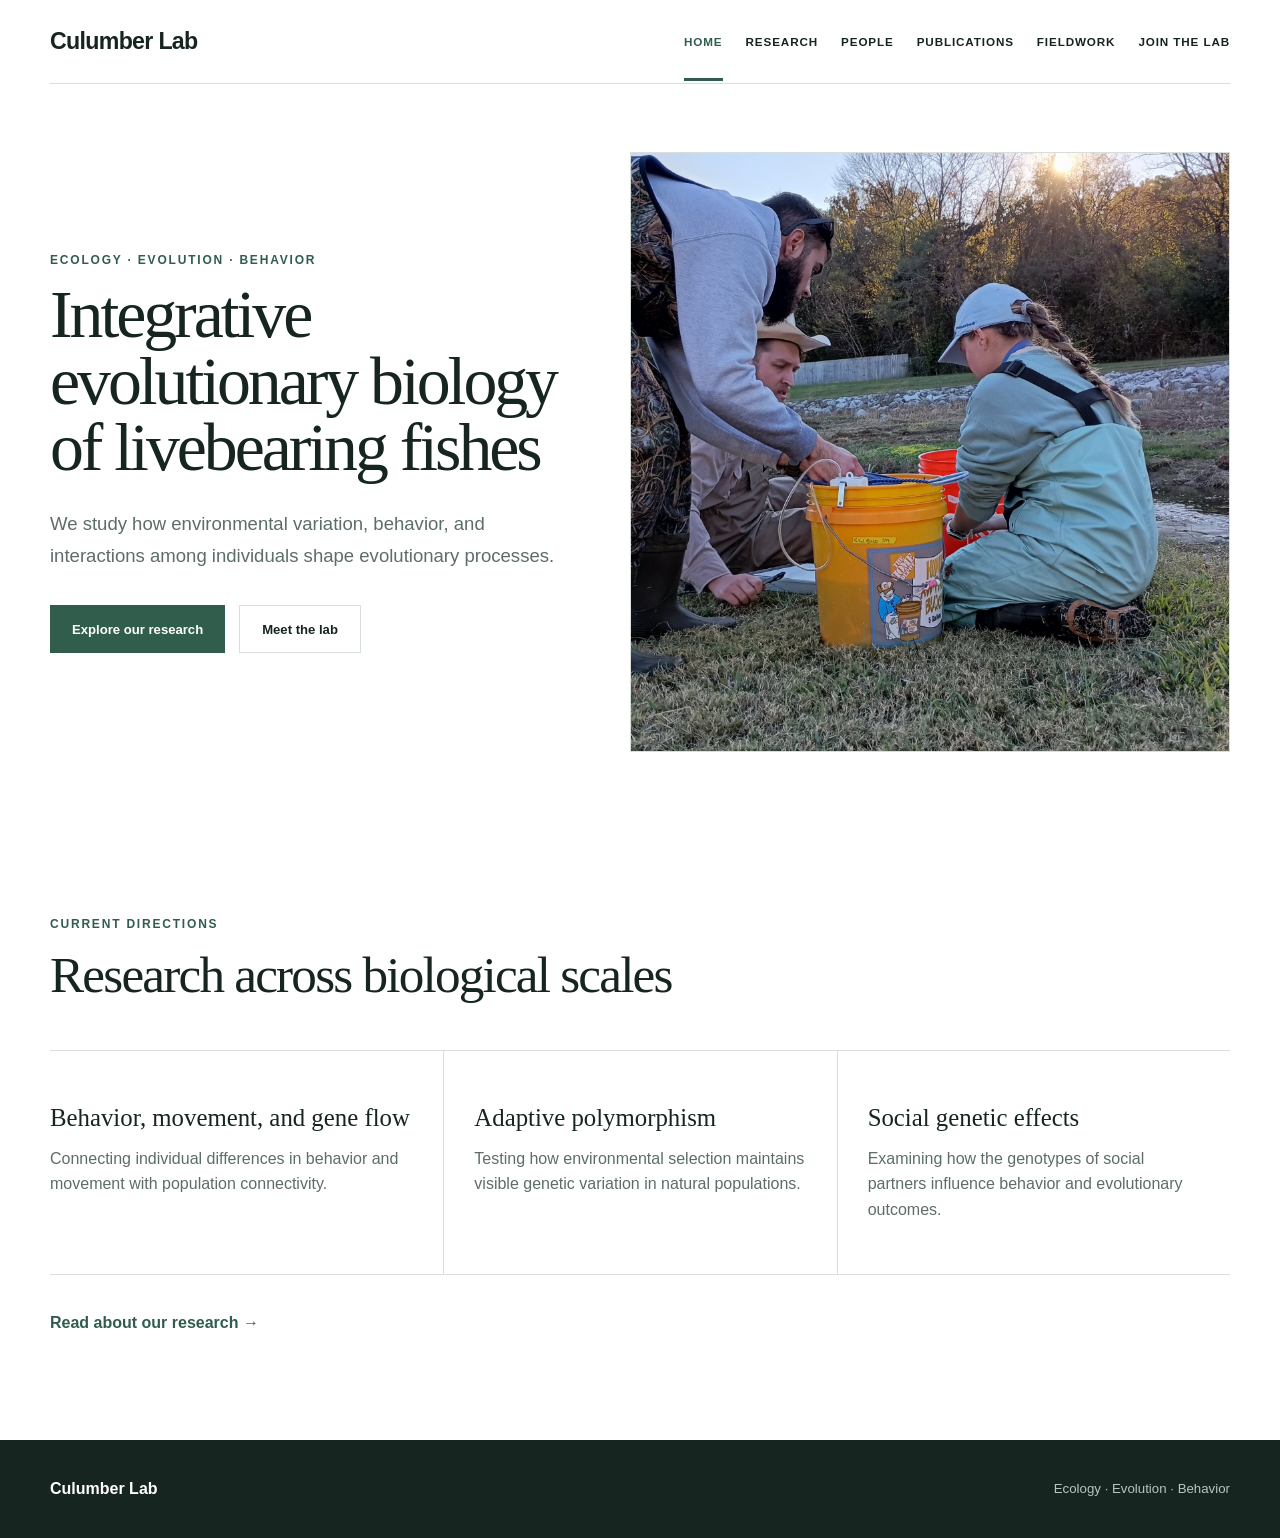
<file: index.html>
<!doctype html><html lang="en"><head><meta charset="utf-8"><meta name="viewport" content="width=device-width,initial-scale=1"><meta name="description" content="The Culumber Lab studies ecology, evolution, and behavior in livebearing fishes."><title>Culumber Lab | Evolutionary Biology</title><link rel="stylesheet" href="style.css?v=3"></head><body>
<header class="site-header"><div class="shell header-inner"><a class="wordmark" href="index.html">Culumber Lab</a><button class="nav-toggle" aria-expanded="false" aria-label="Open navigation">Menu</button><nav class="site-nav"><a aria-current="page" href="index.html">Home</a><a href="research.html">Research</a><a href="people.html">People</a><a href="publications.html">Publications</a><a href="fieldwork.html">Fieldwork</a><a href="join.html">Join the Lab</a></nav></div></header>
<main><section class="hero shell"><div><p class="eyebrow">Ecology · Evolution · Behavior</p><h1>Integrative evolutionary biology of livebearing fishes</h1><p class="lede">We study how environmental variation, behavior, and interactions among individuals shape evolutionary processes.</p><div class="actions"><a class="button primary" href="research.html">Explore our research</a><a class="button secondary" href="people.html">Meet the lab</a></div></div><img class="hero-image" src="homepage-fieldwork.jpg" alt="Culumber Lab members processing fish during fieldwork"></section>
<section class="shell focus-section"><div class="section-heading"><p class="section-label">Current directions</p><h2>Research across biological scales</h2></div><div class="focus-grid"><article><h3>Behavior, movement, and gene flow</h3><p>Connecting individual differences in behavior and movement with population connectivity.</p></article><article><h3>Adaptive polymorphism</h3><p>Testing how environmental selection maintains visible genetic variation in natural populations.</p></article><article><h3>Social genetic effects</h3><p>Examining how the genotypes of social partners influence behavior and evolutionary outcomes.</p></article></div><a class="text-link" href="research.html">Read about our research →</a></section></main>
<footer><div class="shell"><strong>Culumber Lab</strong><span>Ecology · Evolution · Behavior</span></div></footer><script src="site.js"></script></body></html>
</file>
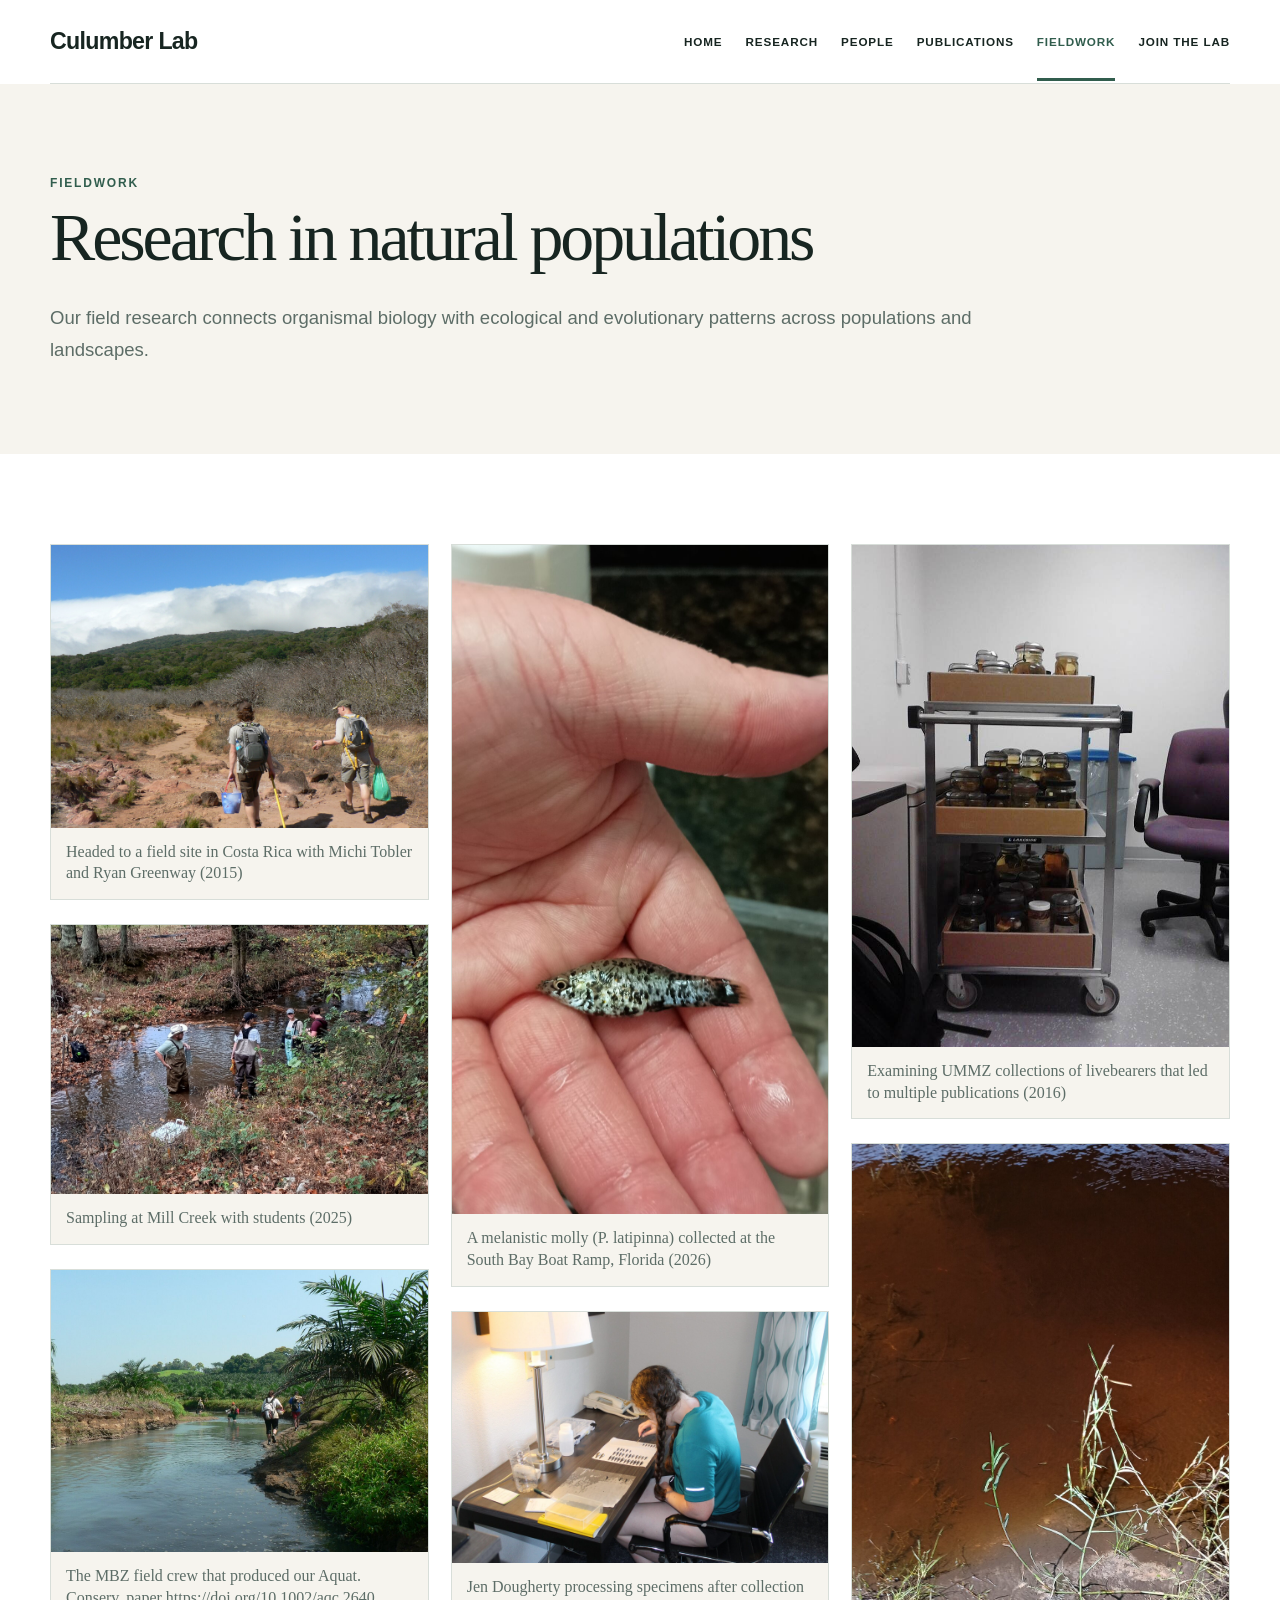
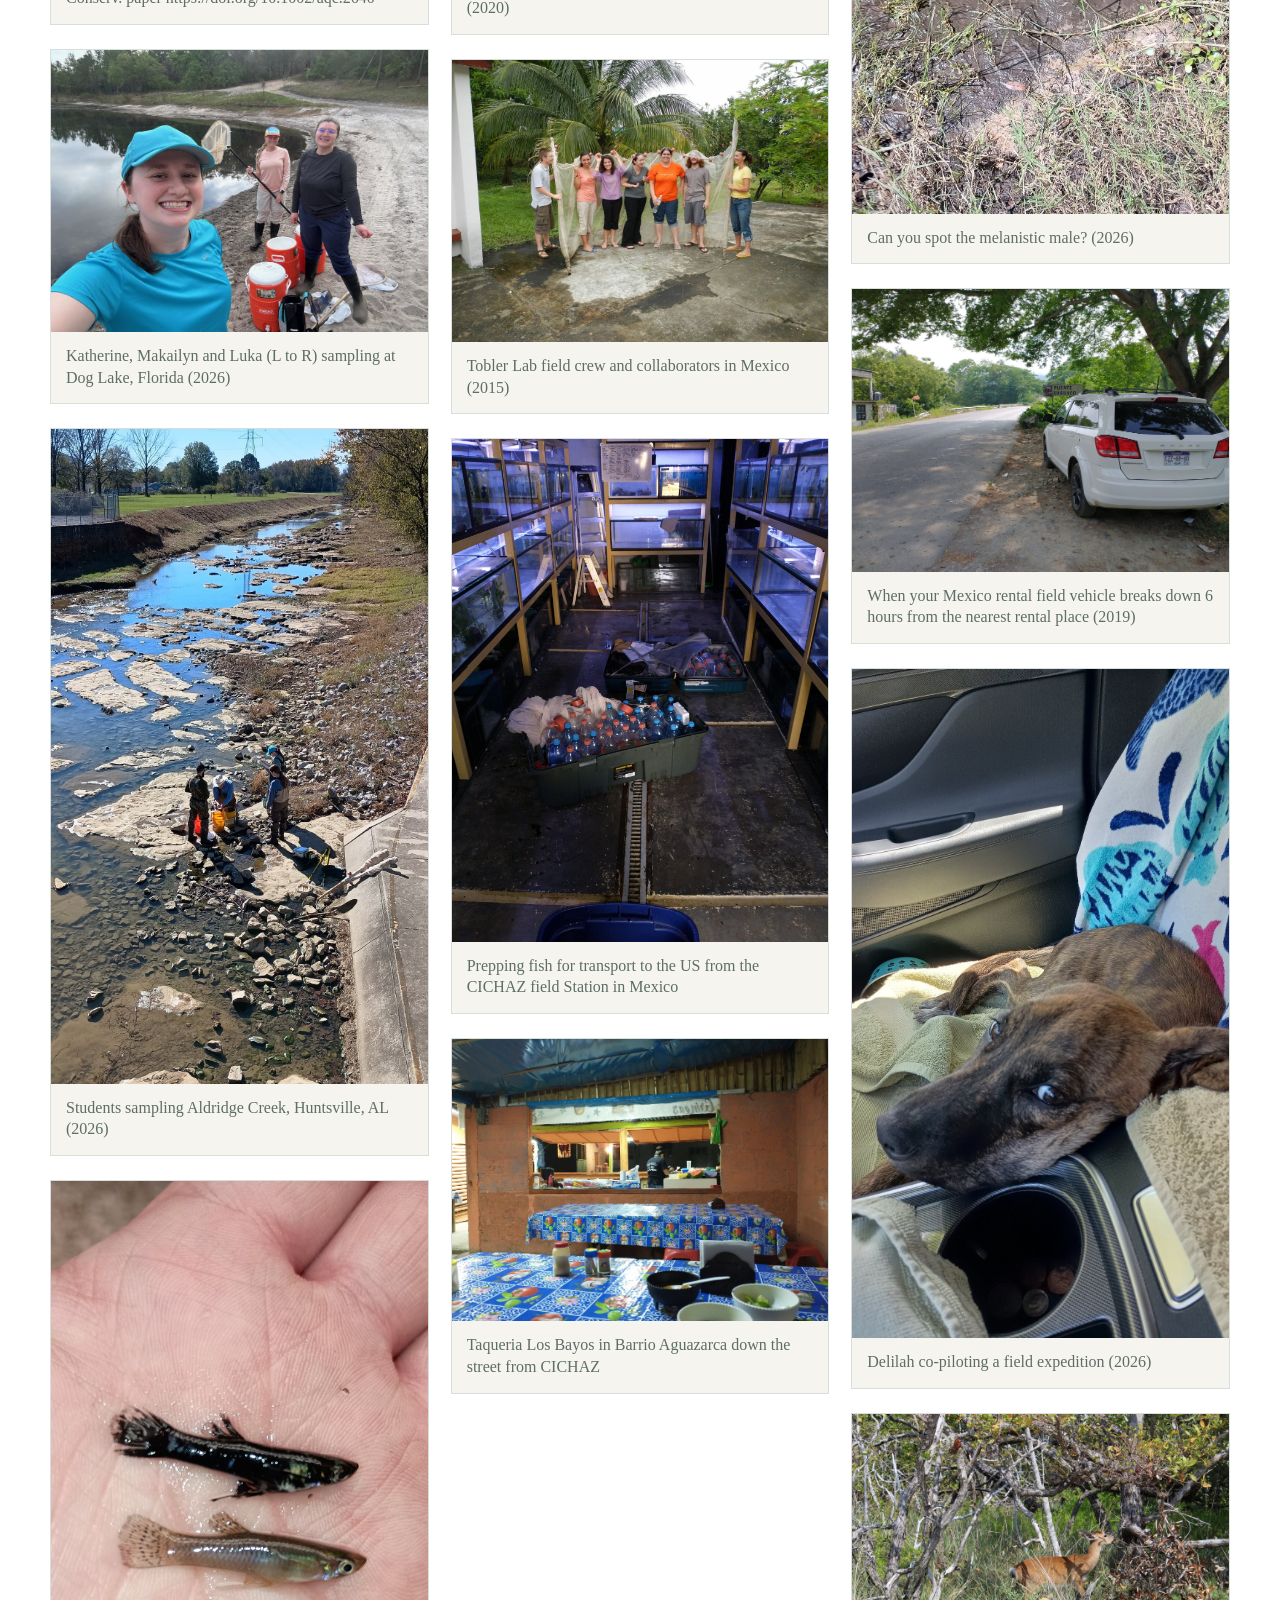
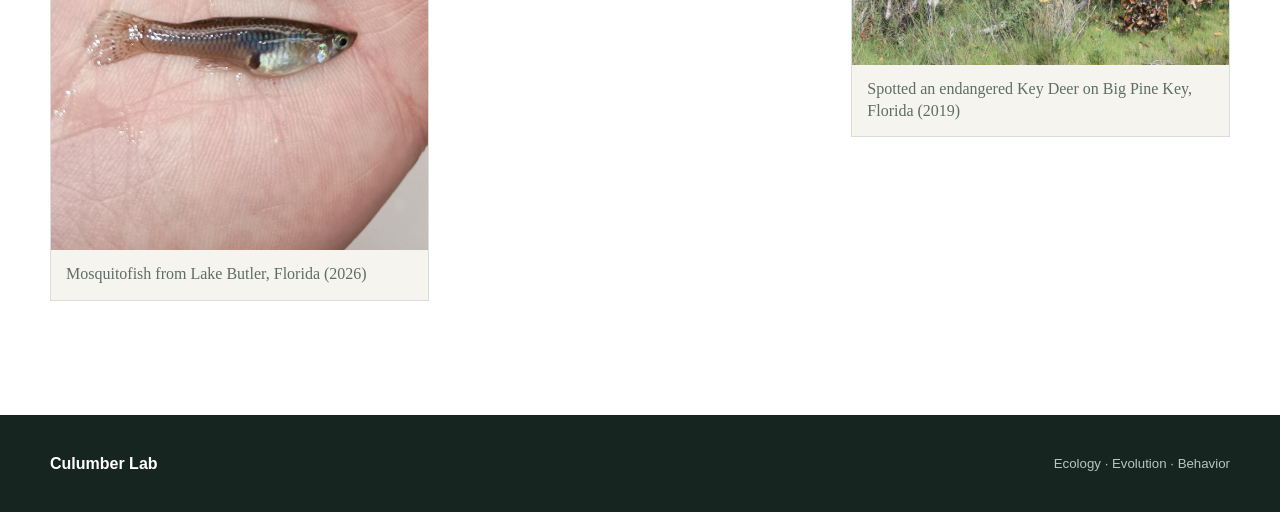
<file: fieldwork.html>
<!doctype html>
<html lang="en">
<head>
<meta charset="utf-8">
<meta name="viewport" content="width=device-width,initial-scale=1">
<title>Fieldwork | Culumber Lab</title>
<link rel="stylesheet" href="style.css?v=7">
</head>
<body>
<header class="site-header">
<div class="shell header-inner">
<a class="wordmark" href="index.html">Culumber Lab</a>
<button class="nav-toggle" aria-expanded="false">Menu</button>
<nav class="site-nav">
<a href="index.html">Home</a>
<a href="research.html">Research</a>
<a href="people.html">People</a>
<a href="publications.html">Publications</a>
<a aria-current="page" href="fieldwork.html">Fieldwork</a>
<a href="join.html">Join the Lab</a>
</nav>
</div>
</header>
<main>
<section class="page-hero">
<div class="shell">
<p class="eyebrow">Fieldwork</p>
<h1>Research in natural populations</h1>
<p class="lede">Our field research connects organismal biology with ecological and evolutionary patterns across populations and landscapes.</p>
</div>
</section>
<section class="content-section">
<div class="shell">
<div class="field-gallery">
<figure class="field-photo"><a href="fieldwork-01-remote-site.jpg" target="_blank" rel="noopener"><img src="fieldwork-01-remote-site.jpg" alt="Researchers carrying sampling equipment across a dry landscape" loading="eager"></a><figcaption>Headed to a field site in Costa Rica with Michi Tobler and Ryan Greenway (2015)</figcaption></figure>
<figure class="field-photo"><a href="fieldwork-02-mill-creek.jpg" target="_blank" rel="noopener"><img src="fieldwork-02-mill-creek.jpg" alt="Field team sampling fish in a wooded creek" loading="lazy"></a><figcaption>Sampling at Mill Creek with students (2025)</figcaption></figure>
<figure class="field-photo"><a href="fieldwork-03-tropical-stream.jpg" target="_blank" rel="noopener"><img src="fieldwork-03-tropical-stream.jpg" alt="Field team sampling a tropical freshwater stream" loading="lazy"></a><figcaption>The MBZ field crew that produced our Aquat. Conserv. paper  https://doi.org/10.1002/aqc.2640</figcaption></figure>
<figure class="field-photo"><a href="fieldwork-04-students.jpg" target="_blank" rel="noopener"><img src="fieldwork-04-students.jpg" alt="Students with sampling equipment beside a freshwater habitat" loading="lazy"></a><figcaption>Katherine, Makailyn and Luka (L to R) sampling at Dog Lake, Florida (2026)</figcaption></figure>
<figure class="field-photo"><a href="fieldwork-05-aerial-sampling.jpg" target="_blank" rel="noopener"><img src="fieldwork-05-aerial-sampling.jpg" alt="Overhead view of researchers sampling a stream" loading="lazy"></a><figcaption>Students sampling Aldridge Creek, Huntsville, AL (2026)</figcaption></figure>
<figure class="field-photo"><a href="fieldwork-06-fish-variation.jpg" target="_blank" rel="noopener"><img src="fieldwork-06-fish-variation.jpg" alt="Color variation among field-collected mosquitofish" loading="lazy"></a><figcaption>Mosquitofish from Lake Butler, Florida (2026)</figcaption></figure>
<figure class="field-photo"><a href="fieldwork-07-south-bay.jpg" target="_blank" rel="noopener"><img src="fieldwork-07-south-bay.jpg" alt="Field-collected fish examined at South Bay Boat Ramp" loading="lazy"></a><figcaption>A melanistic molly (P. latipinna) collected at the South Bay Boat Ramp, Florida (2026)</figcaption></figure>
<figure class="field-photo"><a href="fieldwork-08-processing.jpg" target="_blank" rel="noopener"><img src="fieldwork-08-processing.jpg" alt="Researcher sorting specimens collected from natural populations" loading="lazy"></a><figcaption>Jen Dougherty processing specimens after collection (2020)</figcaption></figure>
<figure class="field-photo"><a href="fieldwork-09-field-team.jpg" target="_blank" rel="noopener"><img src="fieldwork-09-field-team.jpg" alt="Field researchers and collaborators standing together" loading="lazy"></a><figcaption>Tobler Lab field crew and collaborators in Mexico (2015)</figcaption></figure>
<figure class="field-photo"><a href="fieldwork-10-transport.jpg" target="_blank" rel="noopener"><img src="fieldwork-10-transport.jpg" alt="Aquaria and equipment used to transport live fish" loading="lazy"></a><figcaption>Prepping fish for transport to the US from the CICHAZ field Station in Mexico</figcaption></figure>
<figure class="field-photo"><a href="fieldwork-11-field-station.jpg" target="_blank" rel="noopener"><img src="fieldwork-11-field-station.jpg" alt="Open-air dining area during an international field expedition" loading="lazy"></a><figcaption>Taqueria Los Bayos in Barrio Aguazarca down the street from CICHAZ</figcaption></figure>
<figure class="field-photo"><a href="fieldwork-12-collections.jpg" target="_blank" rel="noopener"><img src="fieldwork-12-collections.jpg" alt="Jars of preserved livebearing-fish specimens" loading="lazy"></a><figcaption>Examining UMMZ collections of livebearers that led to multiple publications (2016)</figcaption></figure>
<figure class="field-photo"><a href="fieldwork-13-little-big-econ.jpg" target="_blank" rel="noopener"><img src="fieldwork-13-little-big-econ.jpg" alt="Freshwater habitat at Little Big Econ" loading="lazy"></a><figcaption>Can you spot the melanistic male? (2026)</figcaption></figure>
<figure class="field-photo"><a href="fieldwork-14-travel.jpg" target="_blank" rel="noopener"><img src="fieldwork-14-travel.jpg" alt="Field vehicle parked during a sampling expedition" loading="lazy"></a><figcaption>When your Mexico rental field vehicle breaks down 6 hours from the nearest rental place (2019)</figcaption></figure>
<figure class="field-photo"><a href="fieldwork-15-delilah.jpg" target="_blank" rel="noopener"><img src="fieldwork-15-delilah.jpg" alt="Delilah resting in a field vehicle" loading="lazy"></a><figcaption>Delilah co-piloting a field expedition (2026)</figcaption></figure>
<figure class="field-photo"><a href="fieldwork-16-wildlife.jpg" target="_blank" rel="noopener"><img src="fieldwork-16-wildlife.jpg" alt="Deer encountered during fieldwork" loading="lazy"></a><figcaption>Spotted an endangered Key Deer on Big Pine Key, Florida (2019)</figcaption></figure>
</div>
</div>
</section>
</main>
<footer>
<div class="shell">
<strong>Culumber Lab</strong>
<span>Ecology · Evolution · Behavior</span>
</div>
</footer>
<script src="site.js">
</script>
</body>
</html>
</file>
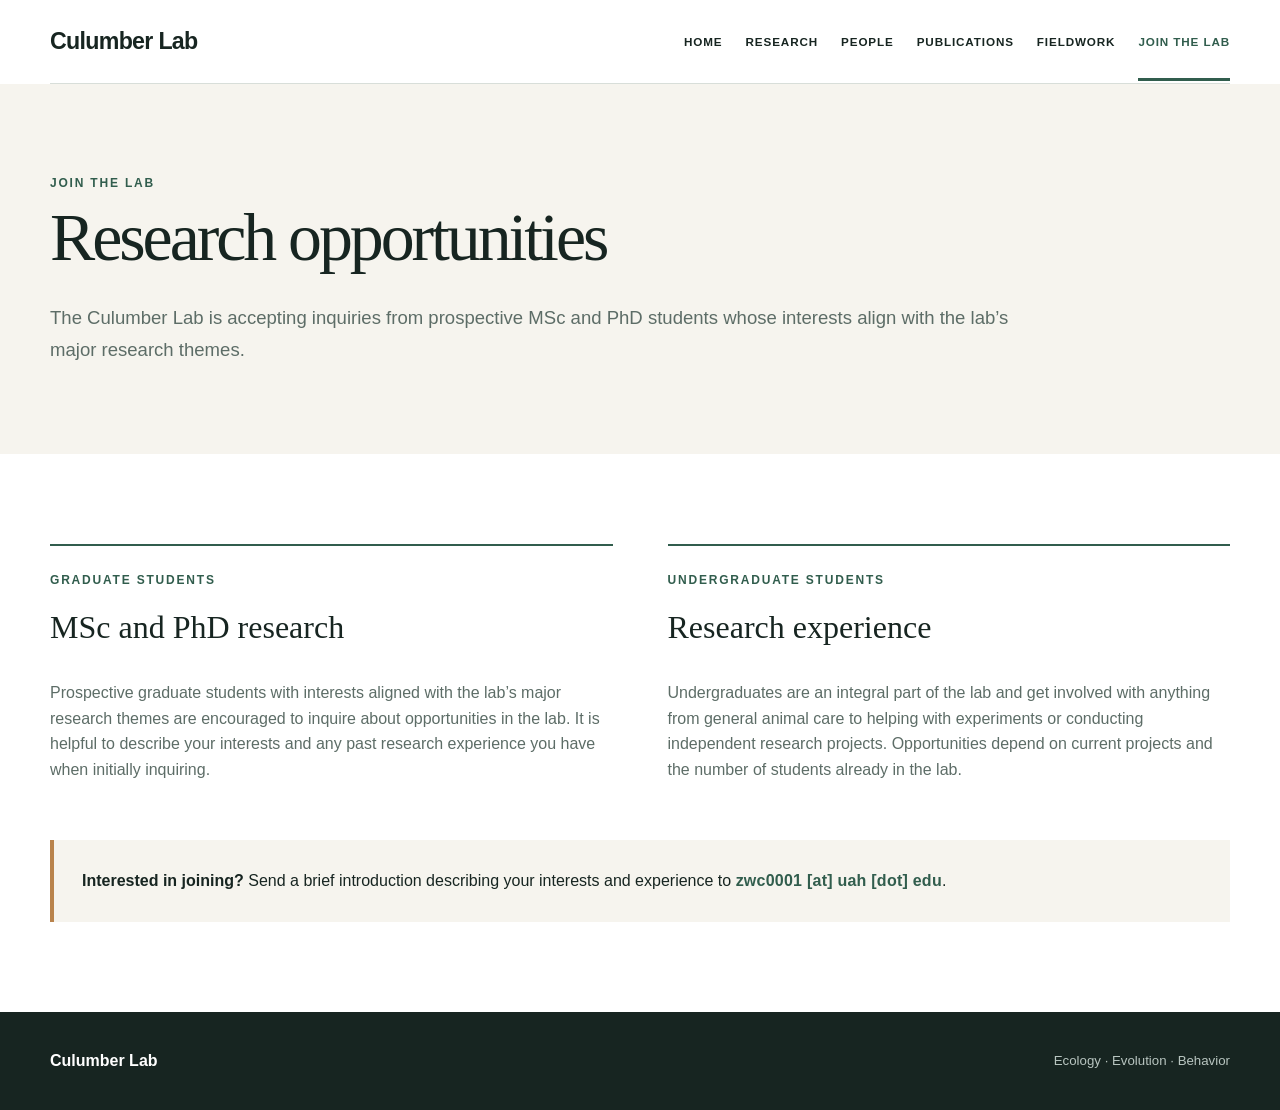
<file: join.html>
<!doctype html><html lang="en"><head><meta charset="utf-8"><meta name="viewport" content="width=device-width,initial-scale=1"><title>Join the Lab | Culumber Lab</title><link rel="stylesheet" href="style.css?v=8"></head><body><header class="site-header"><div class="shell header-inner"><a class="wordmark" href="index.html">Culumber Lab</a><button class="nav-toggle" aria-expanded="false">Menu</button><nav class="site-nav"><a href="index.html">Home</a><a href="research.html">Research</a><a href="people.html">People</a><a href="publications.html">Publications</a><a href="fieldwork.html">Fieldwork</a><a aria-current="page" href="join.html">Join the Lab</a></nav></div></header><main><section class="page-hero"><div class="shell"><p class="eyebrow">Join the lab</p><h1>Research opportunities</h1><p class="lede">The Culumber Lab is accepting inquiries from prospective MSc and PhD students whose interests align with the lab’s major research themes.</p></div></section><section class="content-section"><div class="shell join-layout"><article><p class="section-label">Graduate students</p><h2>MSc and PhD research</h2><p class="body-copy">Prospective graduate students with interests aligned with the lab’s major research themes are encouraged to inquire about opportunities in the lab. It is helpful to describe your interests and any past research experience you have when initially inquiring.</p></article><article><p class="section-label">Undergraduate students</p><h2>Research experience</h2><p class="body-copy">Undergraduates are an integral part of the lab and get involved with anything from general animal care to helping with experiments or conducting independent research projects. Opportunities depend on current projects and the number of students already in the lab.</p></article></div><div class="shell notice"><strong>Interested in joining?</strong> Send a brief introduction describing your interests and experience to <span class="email-text" aria-label="Email: zwc0001 at uah dot edu">zwc0001 [at] uah [dot] edu</span>.</div></section></main><footer><div class="shell"><strong>Culumber Lab</strong><span>Ecology · Evolution · Behavior</span></div></footer><script src="site.js"></script></body></html>
</file>
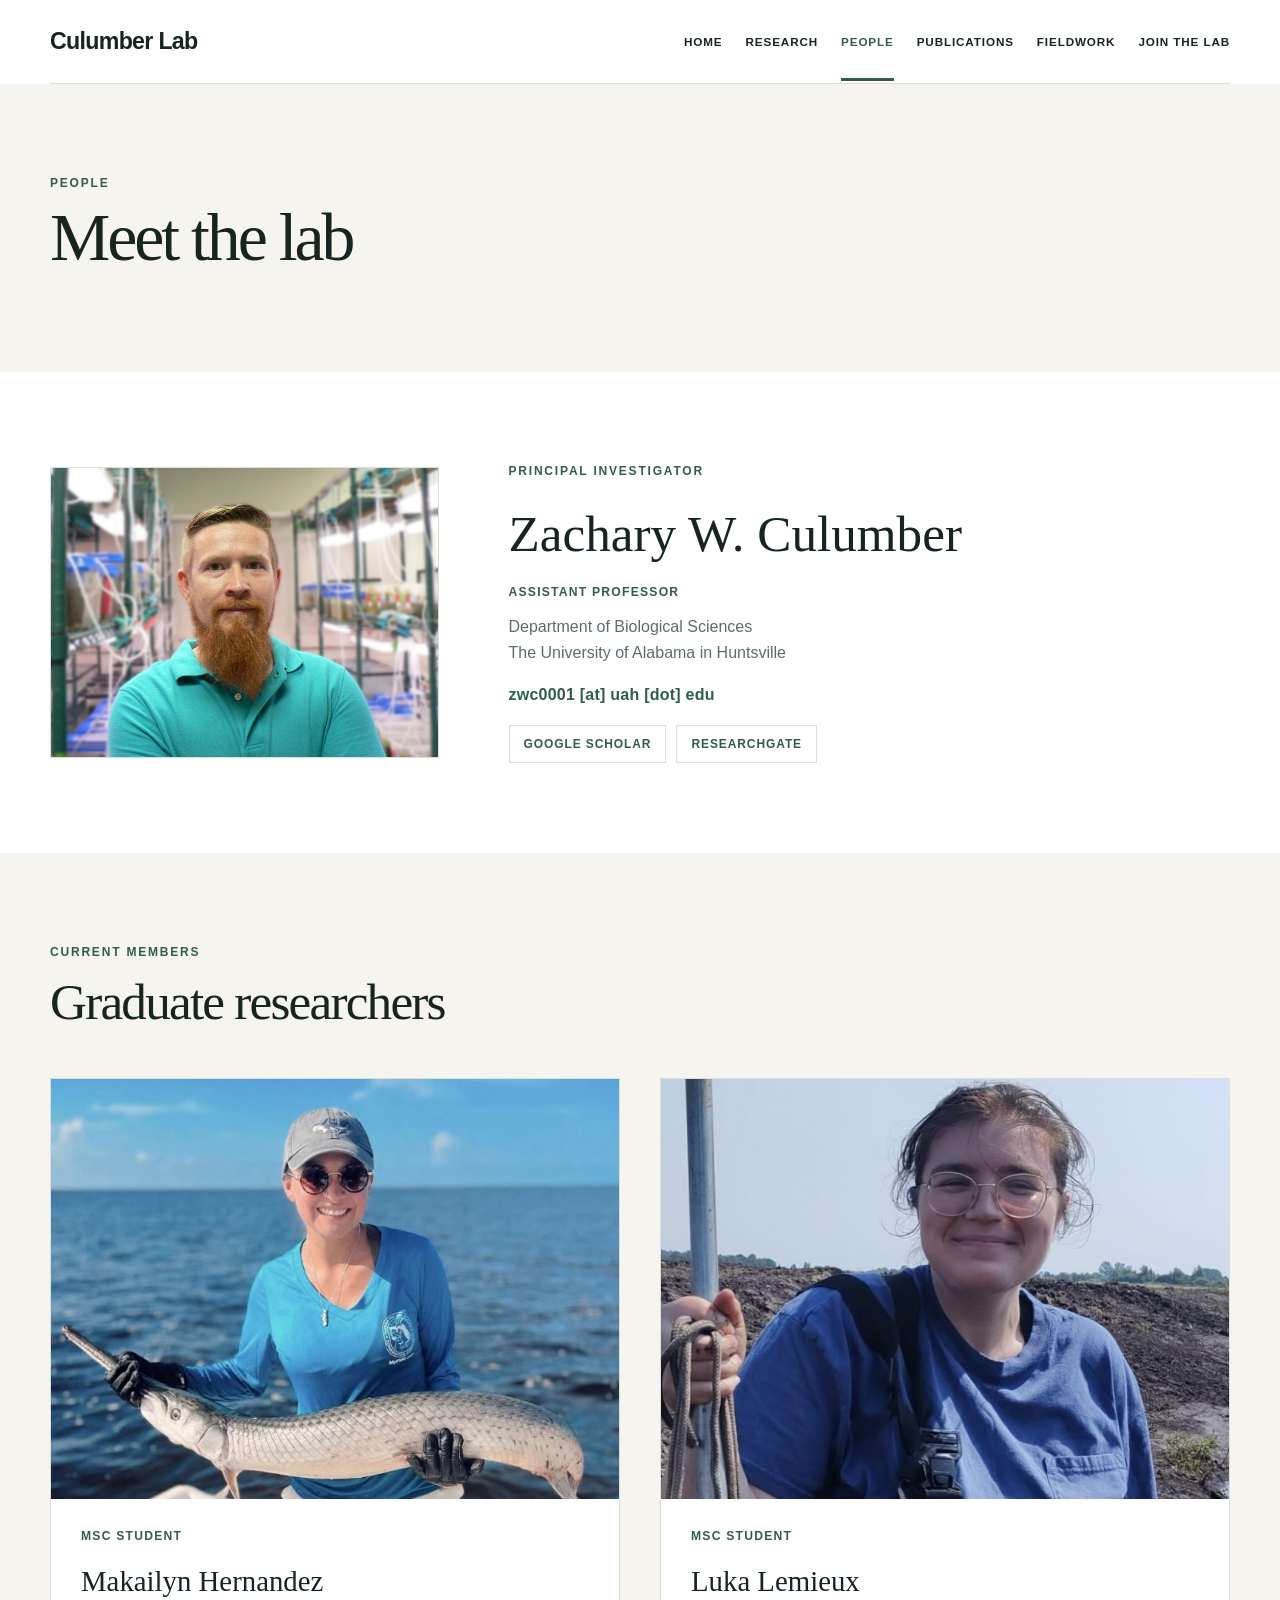
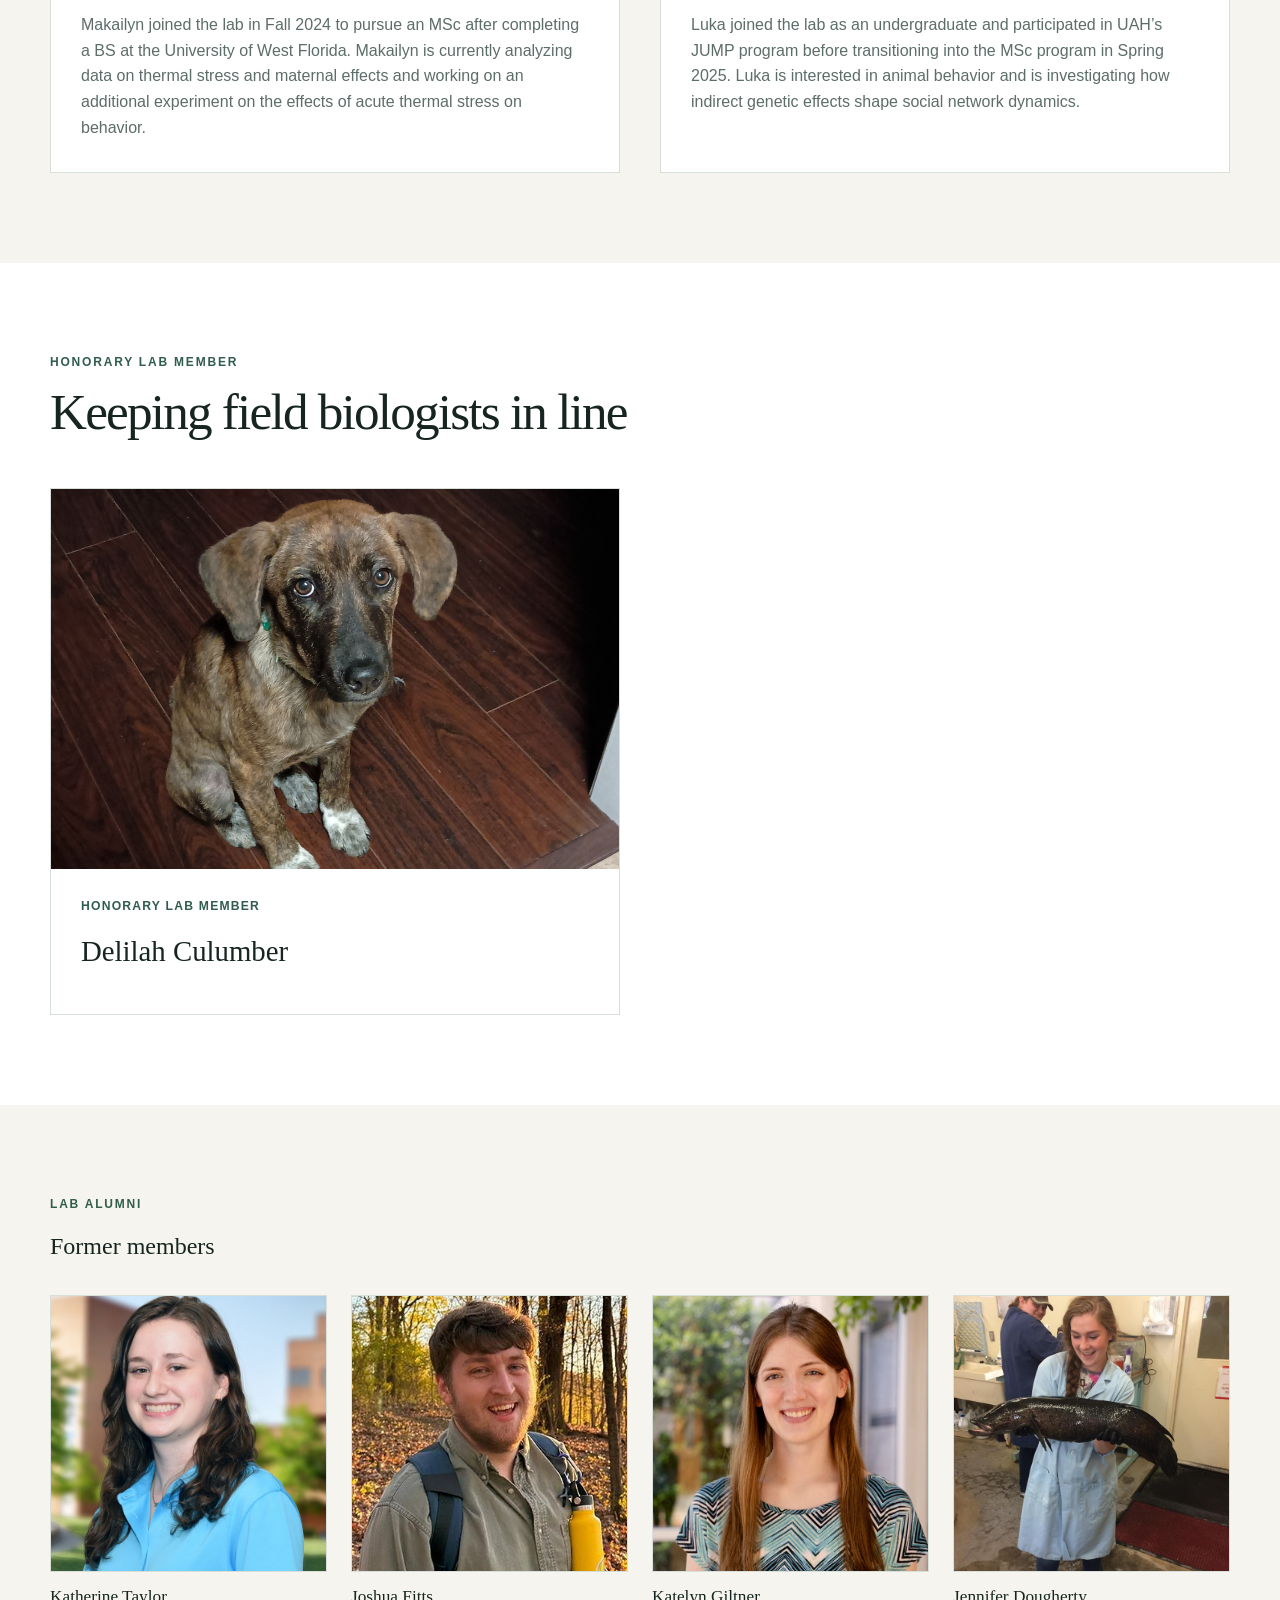
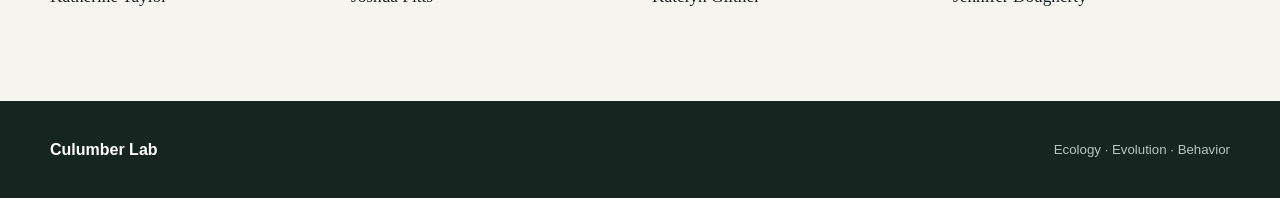
<file: people.html>
<!doctype html><html lang="en"><head><meta charset="utf-8"><meta name="viewport" content="width=device-width,initial-scale=1"><title>People | Culumber Lab</title><link rel="stylesheet" href="style.css?v=8"></head><body>
<header class="site-header"><div class="shell header-inner"><a class="wordmark" href="index.html">Culumber Lab</a><button class="nav-toggle" aria-expanded="false">Menu</button><nav class="site-nav"><a href="index.html">Home</a><a href="research.html">Research</a><a aria-current="page" href="people.html">People</a><a href="publications.html">Publications</a><a href="fieldwork.html">Fieldwork</a><a href="join.html">Join the Lab</a></nav></div></header>
<main><section class="page-hero"><div class="shell"><p class="eyebrow">People</p><h1>Meet the lab</h1></div></section>
<section class="content-section" id="contact"><div class="shell pi-layout"><img class="pi-photo" src="zachary-culumber.jpg" alt="Zachary W. Culumber in the laboratory"><div><p class="section-label">Principal investigator</p><h2>Zachary W. Culumber</h2><p class="role">Assistant Professor</p><p class="body-copy">Department of Biological Sciences<br>The University of Alabama in Huntsville</p><p class="email-text" aria-label="Email: zwc0001 at uah dot edu">zwc0001 [at] uah [dot] edu</p><div class="profile-links" aria-label="Research profiles"><a href="https://scholar.google.com/citations?hl=en&amp;user=uYX70woAAAAJ" target="_blank" rel="noopener">Google Scholar</a><a href="https://www.researchgate.net/profile/Zach-Culumber" target="_blank" rel="noopener">ResearchGate</a></div></div></div></section>
<section class="content-section alt"><div class="shell"><div class="section-heading"><p class="section-label">Current members</p><h2>Graduate researchers</h2></div><div class="people-grid"><article class="person-card"><img class="makailyn" src="makailyn.jpg" alt="Makailyn Hernandez holding a gar during fieldwork"><div class="card-copy"><p class="role">MSc Student</p><h3>Makailyn Hernandez</h3><p>Makailyn joined the lab in Fall 2024 to pursue an MSc after completing a BS at the University of West Florida. Makailyn is currently analyzing data on thermal stress and maternal effects and working on an additional experiment on the effects of acute thermal stress on behavior.</p></div></article><article class="person-card"><img class="luka" src="luka.jpg" alt="Luka Lemieux conducting fieldwork"><div class="card-copy"><p class="role">MSc Student</p><h3>Luka Lemieux</h3><p>Luka joined the lab as an undergraduate and participated in UAH’s JUMP program before transitioning into the MSc program in Spring 2025. Luka is interested in animal behavior and is investigating how indirect genetic effects shape social network dynamics.</p></div></article></div></div></section>
<section class="content-section"><div class="shell"><div class="section-heading"><p class="section-label">Honorary lab member</p><h2>Keeping field biologists in line</h2></div><div class="people-grid"><article class="person-card"><img class="delilah" src="delilah.jpg" alt="Delilah Culumber, honorary Culumber Lab member"><div class="card-copy"><p class="role">Honorary Lab Member</p><h3>Delilah Culumber</h3></div></article></div></div></section>
<section class="content-section alt"><div class="shell"><p class="section-label">Lab alumni</p><h2>Former members</h2><div class="alumni-grid"><figure class="alumni-card"><img class="katherine" src="katherine.jpg" alt="Katherine Taylor"><figcaption>Katherine Taylor</figcaption></figure><figure class="alumni-card"><img class="josh" src="josh.jpg" alt="Joshua Fitts"><figcaption>Joshua Fitts</figcaption></figure><figure class="alumni-card"><img class="katie" src="katie.jpg" alt="Katelyn Giltner"><figcaption>Katelyn Giltner</figcaption></figure><figure class="alumni-card"><img class="jen" src="jen.jpg" alt="Jennifer Dougherty holding a fish"><figcaption>Jennifer Dougherty</figcaption></figure></div></div></section></main>
<footer><div class="shell"><strong>Culumber Lab</strong><span>Ecology · Evolution · Behavior</span></div></footer><script src="site.js"></script></body></html>
</file>
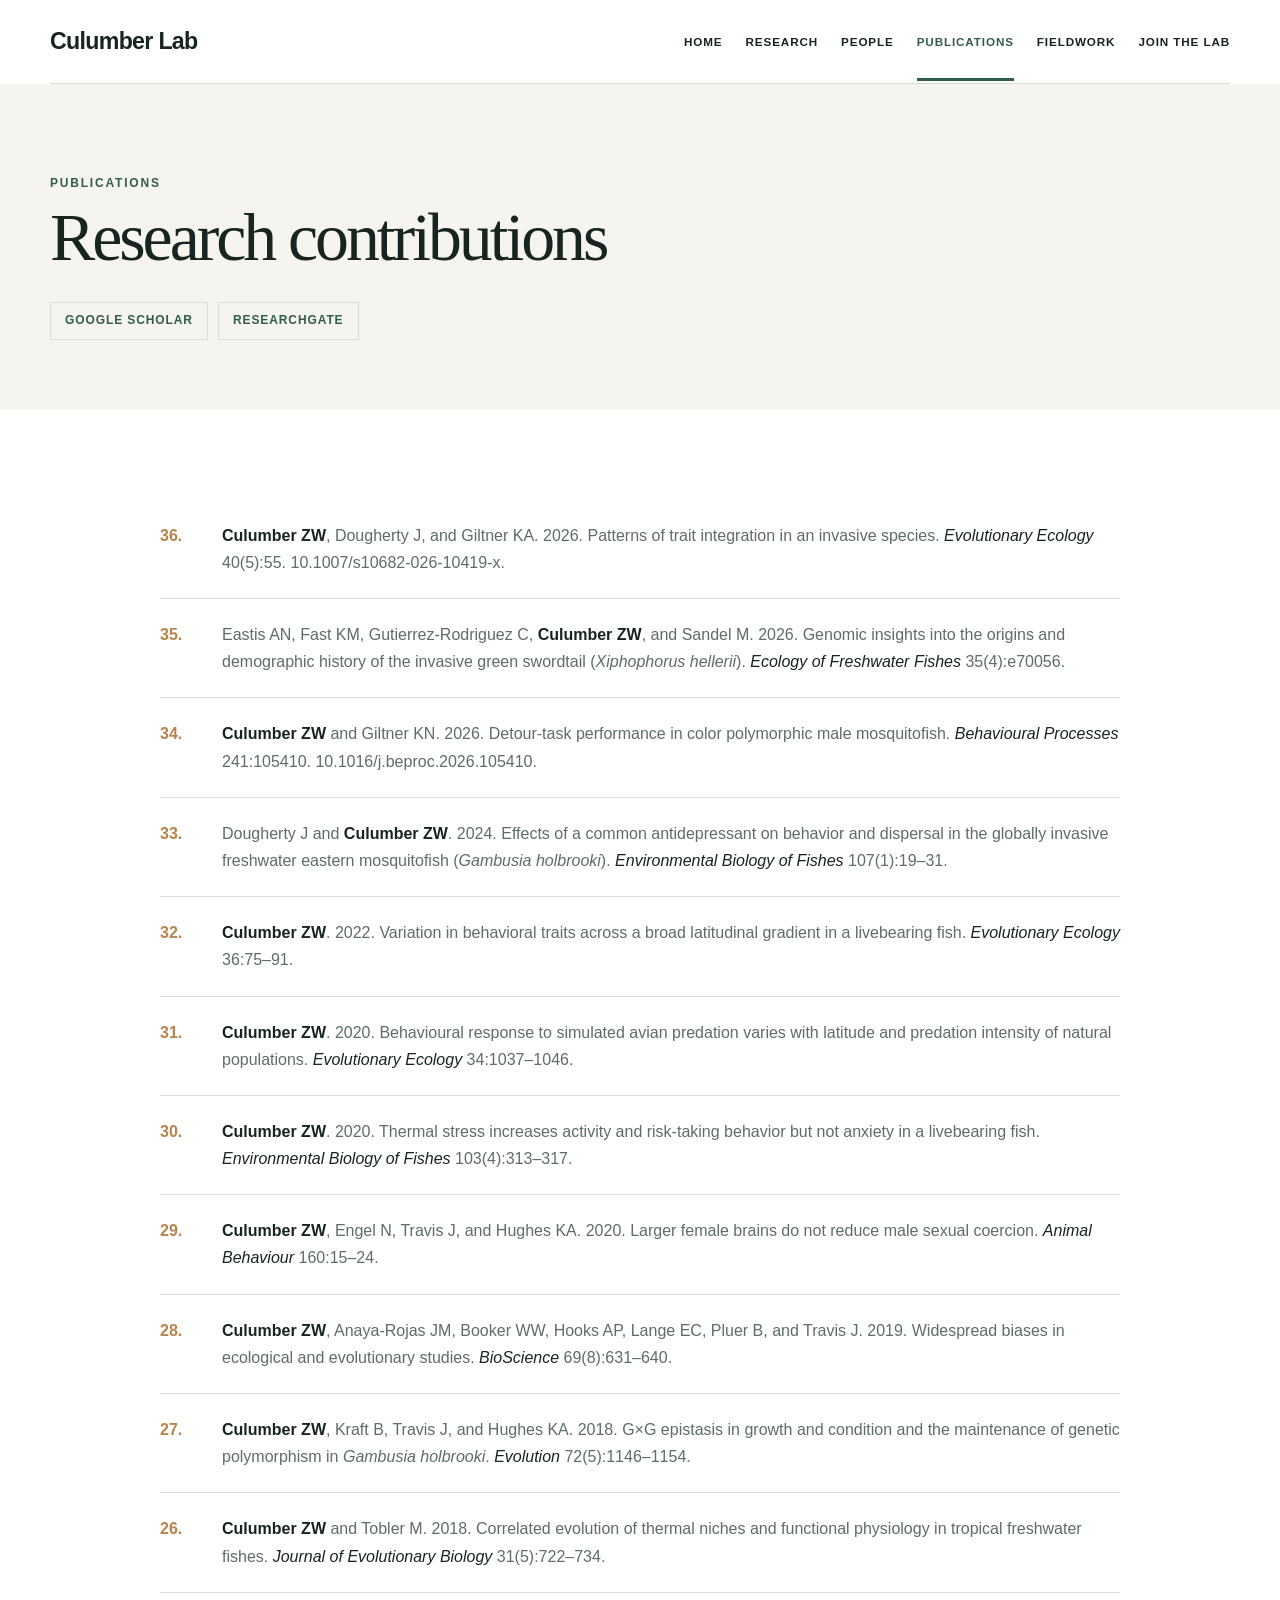
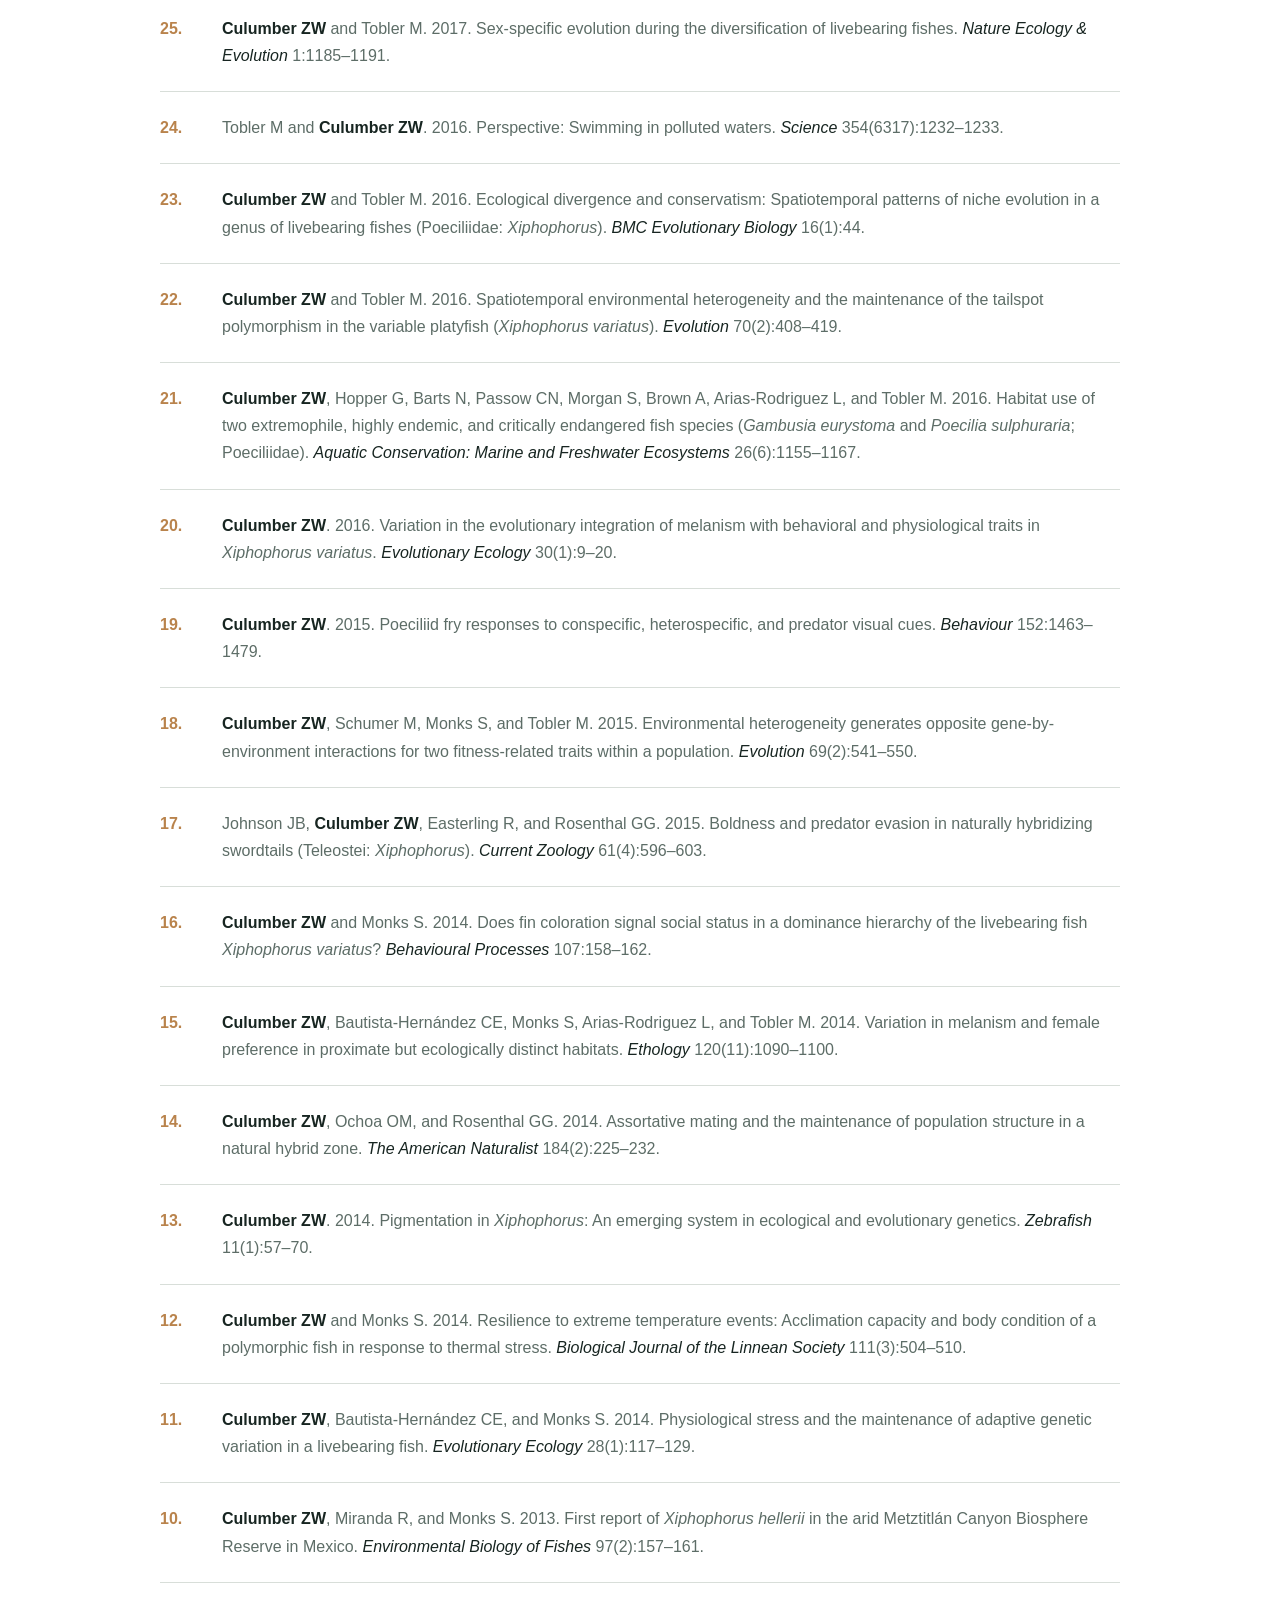
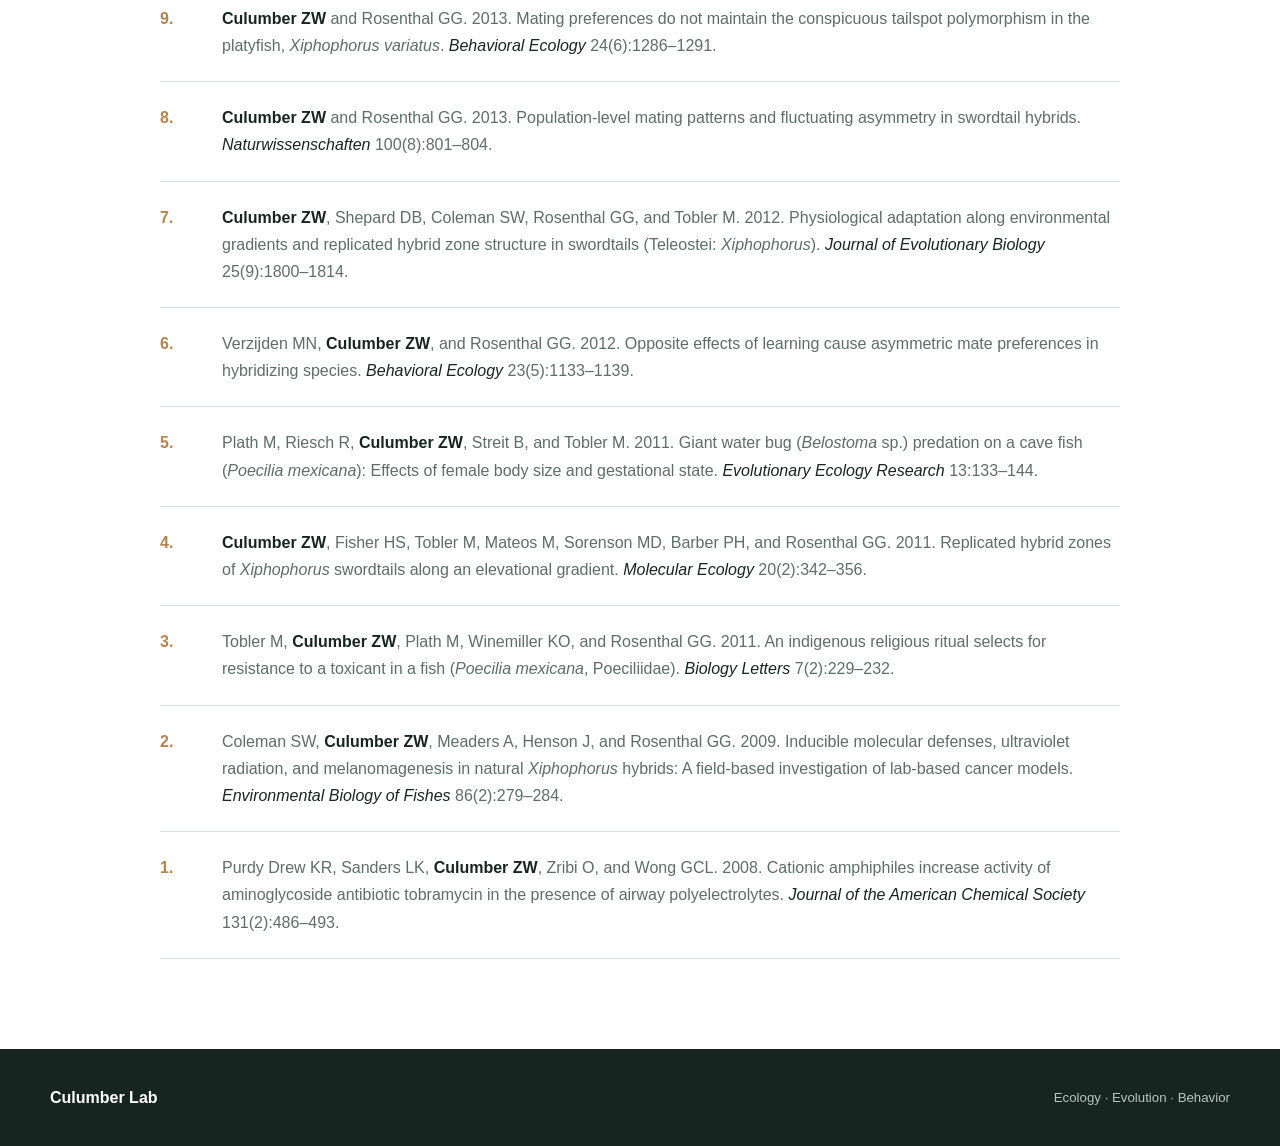
<file: publications.html>
<!doctype html><html lang="en"><head><meta charset="utf-8"><meta name="viewport" content="width=device-width,initial-scale=1"><title>Publications | Culumber Lab</title><link rel="stylesheet" href="style.css?v=10"></head><body>
<header class="site-header"><div class="shell header-inner"><a class="wordmark" href="index.html">Culumber Lab</a><button class="nav-toggle" aria-expanded="false">Menu</button><nav class="site-nav"><a href="index.html">Home</a><a href="research.html">Research</a><a href="people.html">People</a><a aria-current="page" href="publications.html">Publications</a><a href="fieldwork.html">Fieldwork</a><a href="join.html">Join the Lab</a></nav></div></header>
<main><section class="page-hero"><div class="shell"><p class="eyebrow">Publications</p><h1>Research contributions</h1><div class="profile-links page-profile-links" aria-label="Research profiles"><a href="https://scholar.google.com/citations?user=uYX70woAAAAJ" target="_blank" rel="noopener">Google Scholar</a><a href="https://www.researchgate.net/profile/Zach-Culumber" target="_blank" rel="noopener">ResearchGate</a></div></div></section><section class="content-section"><div class="shell publications"><ol class="pub-list" reversed start="36">
<li value="36"><strong>Culumber ZW</strong>, Dougherty J, and Giltner KA. 2026. Patterns of trait integration in an invasive species. <em>Evolutionary Ecology</em> 40(5):55. <a href="https://doi.org/10.1007/s10682-026-10419-x" target="_blank" rel="noopener">10.1007/s10682-026-10419-x</a>.</li>
<li>Eastis AN, Fast KM, Gutierrez-Rodriguez C, <strong>Culumber ZW</strong>, and Sandel M. 2026. Genomic insights into the origins and demographic history of the invasive green swordtail (<i>Xiphophorus hellerii</i>). <em>Ecology of Freshwater Fishes</em> 35(4):e70056.</li>
<li><strong>Culumber ZW</strong> and Giltner KN. 2026. Detour-task performance in color polymorphic male mosquitofish. <em>Behavioural Processes</em> 241:105410. <a href="https://doi.org/10.1016/j.beproc.2026.105410" target="_blank" rel="noopener">10.1016/j.beproc.2026.105410</a>.</li>
<li>Dougherty J and <strong>Culumber ZW</strong>. 2024. Effects of a common antidepressant on behavior and dispersal in the globally invasive freshwater eastern mosquitofish (<i>Gambusia holbrooki</i>). <em>Environmental Biology of Fishes</em> 107(1):19–31.</li>
<li><strong>Culumber ZW</strong>. 2022. Variation in behavioral traits across a broad latitudinal gradient in a livebearing fish. <em>Evolutionary Ecology</em> 36:75–91.</li>
<li><strong>Culumber ZW</strong>. 2020. Behavioural response to simulated avian predation varies with latitude and predation intensity of natural populations. <em>Evolutionary Ecology</em> 34:1037–1046.</li>
<li><strong>Culumber ZW</strong>. 2020. Thermal stress increases activity and risk-taking behavior but not anxiety in a livebearing fish. <em>Environmental Biology of Fishes</em> 103(4):313–317.</li>
<li><strong>Culumber ZW</strong>, Engel N, Travis J, and Hughes KA. 2020. Larger female brains do not reduce male sexual coercion. <em>Animal Behaviour</em> 160:15–24.</li>
<li><strong>Culumber ZW</strong>, Anaya-Rojas JM, Booker WW, Hooks AP, Lange EC, Pluer B, and Travis J. 2019. Widespread biases in ecological and evolutionary studies. <em>BioScience</em> 69(8):631–640.</li>
<li><strong>Culumber ZW</strong>, Kraft B, Travis J, and Hughes KA. 2018. G×G epistasis in growth and condition and the maintenance of genetic polymorphism in <i>Gambusia holbrooki</i>. <em>Evolution</em> 72(5):1146–1154.</li>
<li><strong>Culumber ZW</strong> and Tobler M. 2018. Correlated evolution of thermal niches and functional physiology in tropical freshwater fishes. <em>Journal of Evolutionary Biology</em> 31(5):722–734.</li>
<li><strong>Culumber ZW</strong> and Tobler M. 2017. Sex-specific evolution during the diversification of livebearing fishes. <em>Nature Ecology &amp; Evolution</em> 1:1185–1191.</li>
<li>Tobler M and <strong>Culumber ZW</strong>. 2016. Perspective: Swimming in polluted waters. <em>Science</em> 354(6317):1232–1233.</li>
<li><strong>Culumber ZW</strong> and Tobler M. 2016. Ecological divergence and conservatism: Spatiotemporal patterns of niche evolution in a genus of livebearing fishes (Poeciliidae: <i>Xiphophorus</i>). <em>BMC Evolutionary Biology</em> 16(1):44.</li>
<li><strong>Culumber ZW</strong> and Tobler M. 2016. Spatiotemporal environmental heterogeneity and the maintenance of the tailspot polymorphism in the variable platyfish (<i>Xiphophorus variatus</i>). <em>Evolution</em> 70(2):408–419.</li>
<li><strong>Culumber ZW</strong>, Hopper G, Barts N, Passow CN, Morgan S, Brown A, Arias-Rodriguez L, and Tobler M. 2016. Habitat use of two extremophile, highly endemic, and critically endangered fish species (<i>Gambusia eurystoma</i> and <i>Poecilia sulphuraria</i>; Poeciliidae). <em>Aquatic Conservation: Marine and Freshwater Ecosystems</em> 26(6):1155–1167.</li>
<li><strong>Culumber ZW</strong>. 2016. Variation in the evolutionary integration of melanism with behavioral and physiological traits in <i>Xiphophorus variatus</i>. <em>Evolutionary Ecology</em> 30(1):9–20.</li>
<li><strong>Culumber ZW</strong>. 2015. Poeciliid fry responses to conspecific, heterospecific, and predator visual cues. <em>Behaviour</em> 152:1463–1479.</li>
<li><strong>Culumber ZW</strong>, Schumer M, Monks S, and Tobler M. 2015. Environmental heterogeneity generates opposite gene-by-environment interactions for two fitness-related traits within a population. <em>Evolution</em> 69(2):541–550.</li>
<li>Johnson JB, <strong>Culumber ZW</strong>, Easterling R, and Rosenthal GG. 2015. Boldness and predator evasion in naturally hybridizing swordtails (Teleostei: <i>Xiphophorus</i>). <em>Current Zoology</em> 61(4):596–603.</li>
<li><strong>Culumber ZW</strong> and Monks S. 2014. Does fin coloration signal social status in a dominance hierarchy of the livebearing fish <i>Xiphophorus variatus</i>? <em>Behavioural Processes</em> 107:158–162.</li>
<li><strong>Culumber ZW</strong>, Bautista-Hernández CE, Monks S, Arias-Rodriguez L, and Tobler M. 2014. Variation in melanism and female preference in proximate but ecologically distinct habitats. <em>Ethology</em> 120(11):1090–1100.</li>
<li><strong>Culumber ZW</strong>, Ochoa OM, and Rosenthal GG. 2014. Assortative mating and the maintenance of population structure in a natural hybrid zone. <em>The American Naturalist</em> 184(2):225–232.</li>
<li><strong>Culumber ZW</strong>. 2014. Pigmentation in <i>Xiphophorus</i>: An emerging system in ecological and evolutionary genetics. <em>Zebrafish</em> 11(1):57–70.</li>
<li><strong>Culumber ZW</strong> and Monks S. 2014. Resilience to extreme temperature events: Acclimation capacity and body condition of a polymorphic fish in response to thermal stress. <em>Biological Journal of the Linnean Society</em> 111(3):504–510.</li>
<li><strong>Culumber ZW</strong>, Bautista-Hernández CE, and Monks S. 2014. Physiological stress and the maintenance of adaptive genetic variation in a livebearing fish. <em>Evolutionary Ecology</em> 28(1):117–129.</li>
<li><strong>Culumber ZW</strong>, Miranda R, and Monks S. 2013. First report of <i>Xiphophorus hellerii</i> in the arid Metztitlán Canyon Biosphere Reserve in Mexico. <em>Environmental Biology of Fishes</em> 97(2):157–161.</li>
<li><strong>Culumber ZW</strong> and Rosenthal GG. 2013. Mating preferences do not maintain the conspicuous tailspot polymorphism in the platyfish, <i>Xiphophorus variatus</i>. <em>Behavioral Ecology</em> 24(6):1286–1291.</li>
<li><strong>Culumber ZW</strong> and Rosenthal GG. 2013. Population-level mating patterns and fluctuating asymmetry in swordtail hybrids. <em>Naturwissenschaften</em> 100(8):801–804.</li>
<li><strong>Culumber ZW</strong>, Shepard DB, Coleman SW, Rosenthal GG, and Tobler M. 2012. Physiological adaptation along environmental gradients and replicated hybrid zone structure in swordtails (Teleostei: <i>Xiphophorus</i>). <em>Journal of Evolutionary Biology</em> 25(9):1800–1814.</li>
<li>Verzijden MN, <strong>Culumber ZW</strong>, and Rosenthal GG. 2012. Opposite effects of learning cause asymmetric mate preferences in hybridizing species. <em>Behavioral Ecology</em> 23(5):1133–1139.</li>
<li>Plath M, Riesch R, <strong>Culumber ZW</strong>, Streit B, and Tobler M. 2011. Giant water bug (<i>Belostoma</i> sp.) predation on a cave fish (<i>Poecilia mexicana</i>): Effects of female body size and gestational state. <em>Evolutionary Ecology Research</em> 13:133–144.</li>
<li><strong>Culumber ZW</strong>, Fisher HS, Tobler M, Mateos M, Sorenson MD, Barber PH, and Rosenthal GG. 2011. Replicated hybrid zones of <i>Xiphophorus</i> swordtails along an elevational gradient. <em>Molecular Ecology</em> 20(2):342–356.</li>
<li>Tobler M, <strong>Culumber ZW</strong>, Plath M, Winemiller KO, and Rosenthal GG. 2011. An indigenous religious ritual selects for resistance to a toxicant in a fish (<i>Poecilia mexicana</i>, Poeciliidae). <em>Biology Letters</em> 7(2):229–232.</li>
<li>Coleman SW, <strong>Culumber ZW</strong>, Meaders A, Henson J, and Rosenthal GG. 2009. Inducible molecular defenses, ultraviolet radiation, and melanomagenesis in natural <i>Xiphophorus</i> hybrids: A field-based investigation of lab-based cancer models. <em>Environmental Biology of Fishes</em> 86(2):279–284.</li>
<li>Purdy Drew KR, Sanders LK, <strong>Culumber ZW</strong>, Zribi O, and Wong GCL. 2008. Cationic amphiphiles increase activity of aminoglycoside antibiotic tobramycin in the presence of airway polyelectrolytes. <em>Journal of the American Chemical Society</em> 131(2):486–493.</li>
</ol></div></section></main><footer><div class="shell"><strong>Culumber Lab</strong><span>Ecology · Evolution · Behavior</span></div></footer><script src="site.js"></script></body></html>
</file>
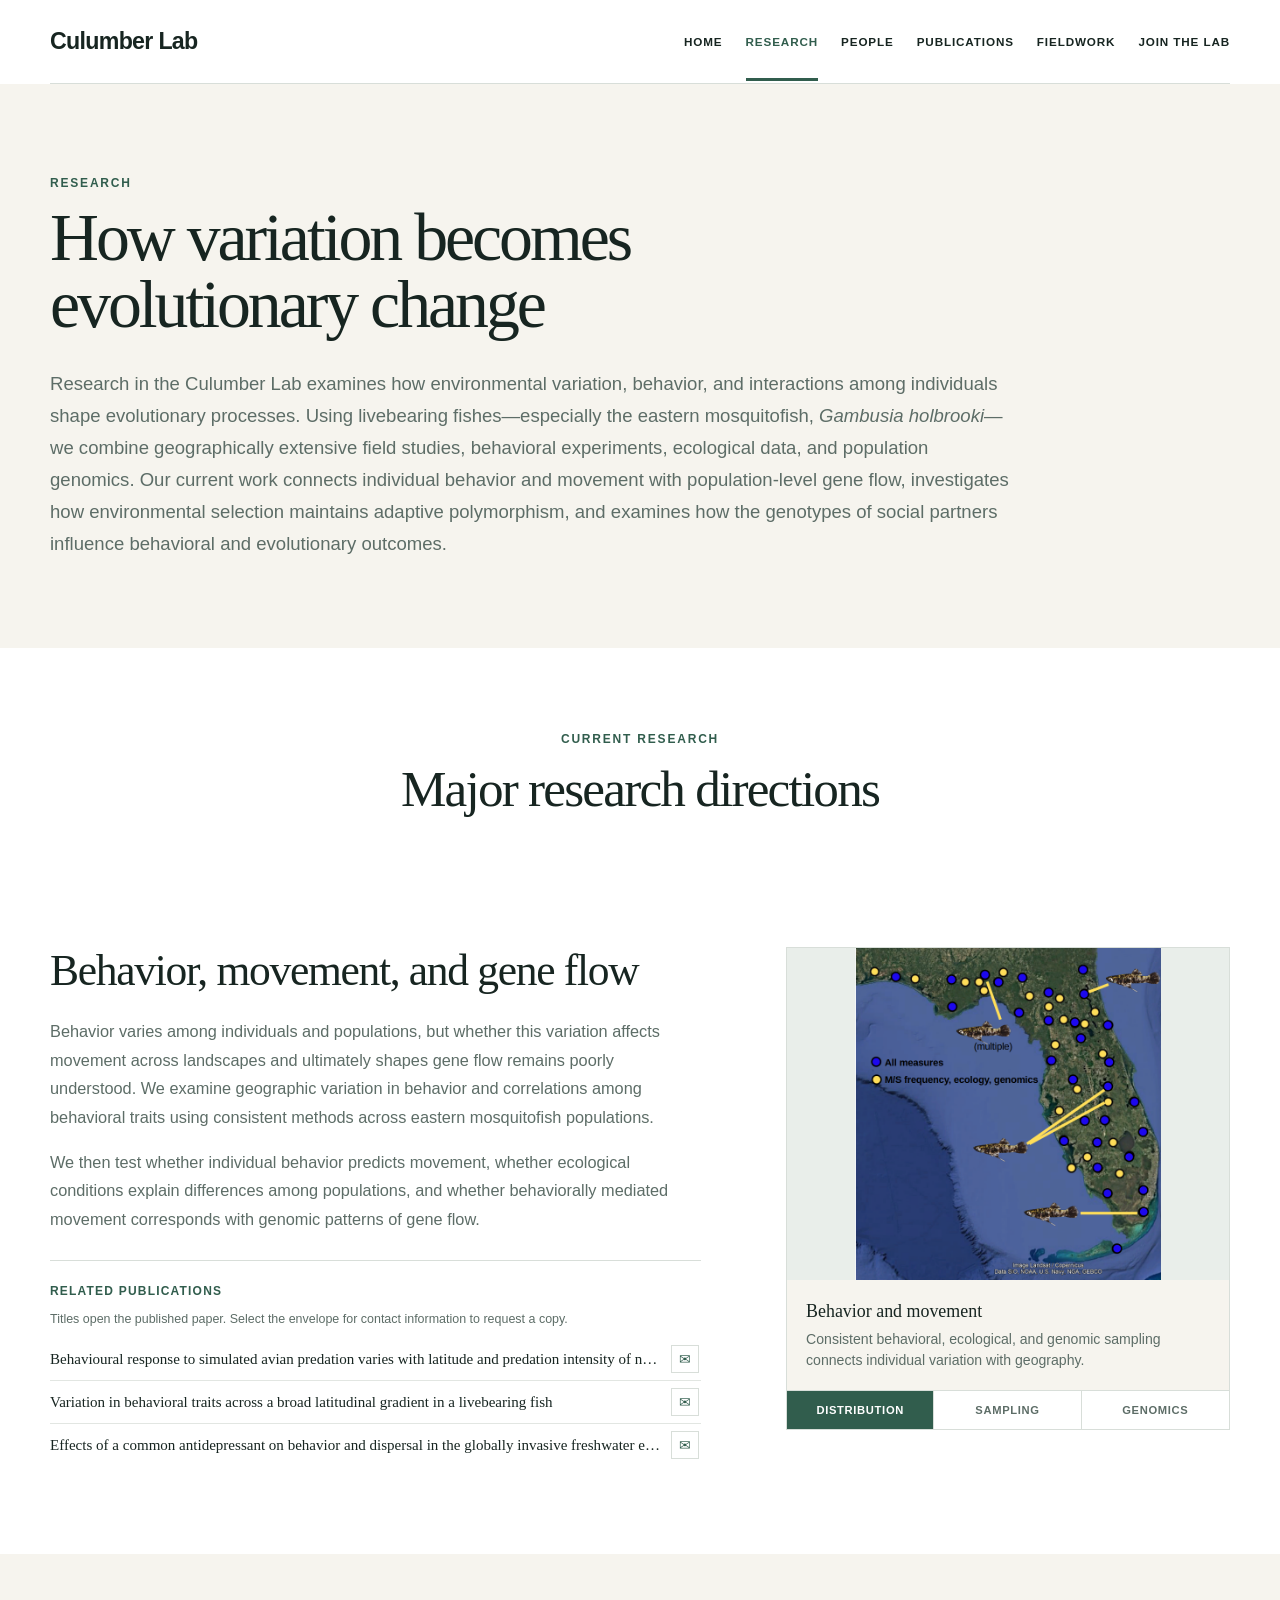
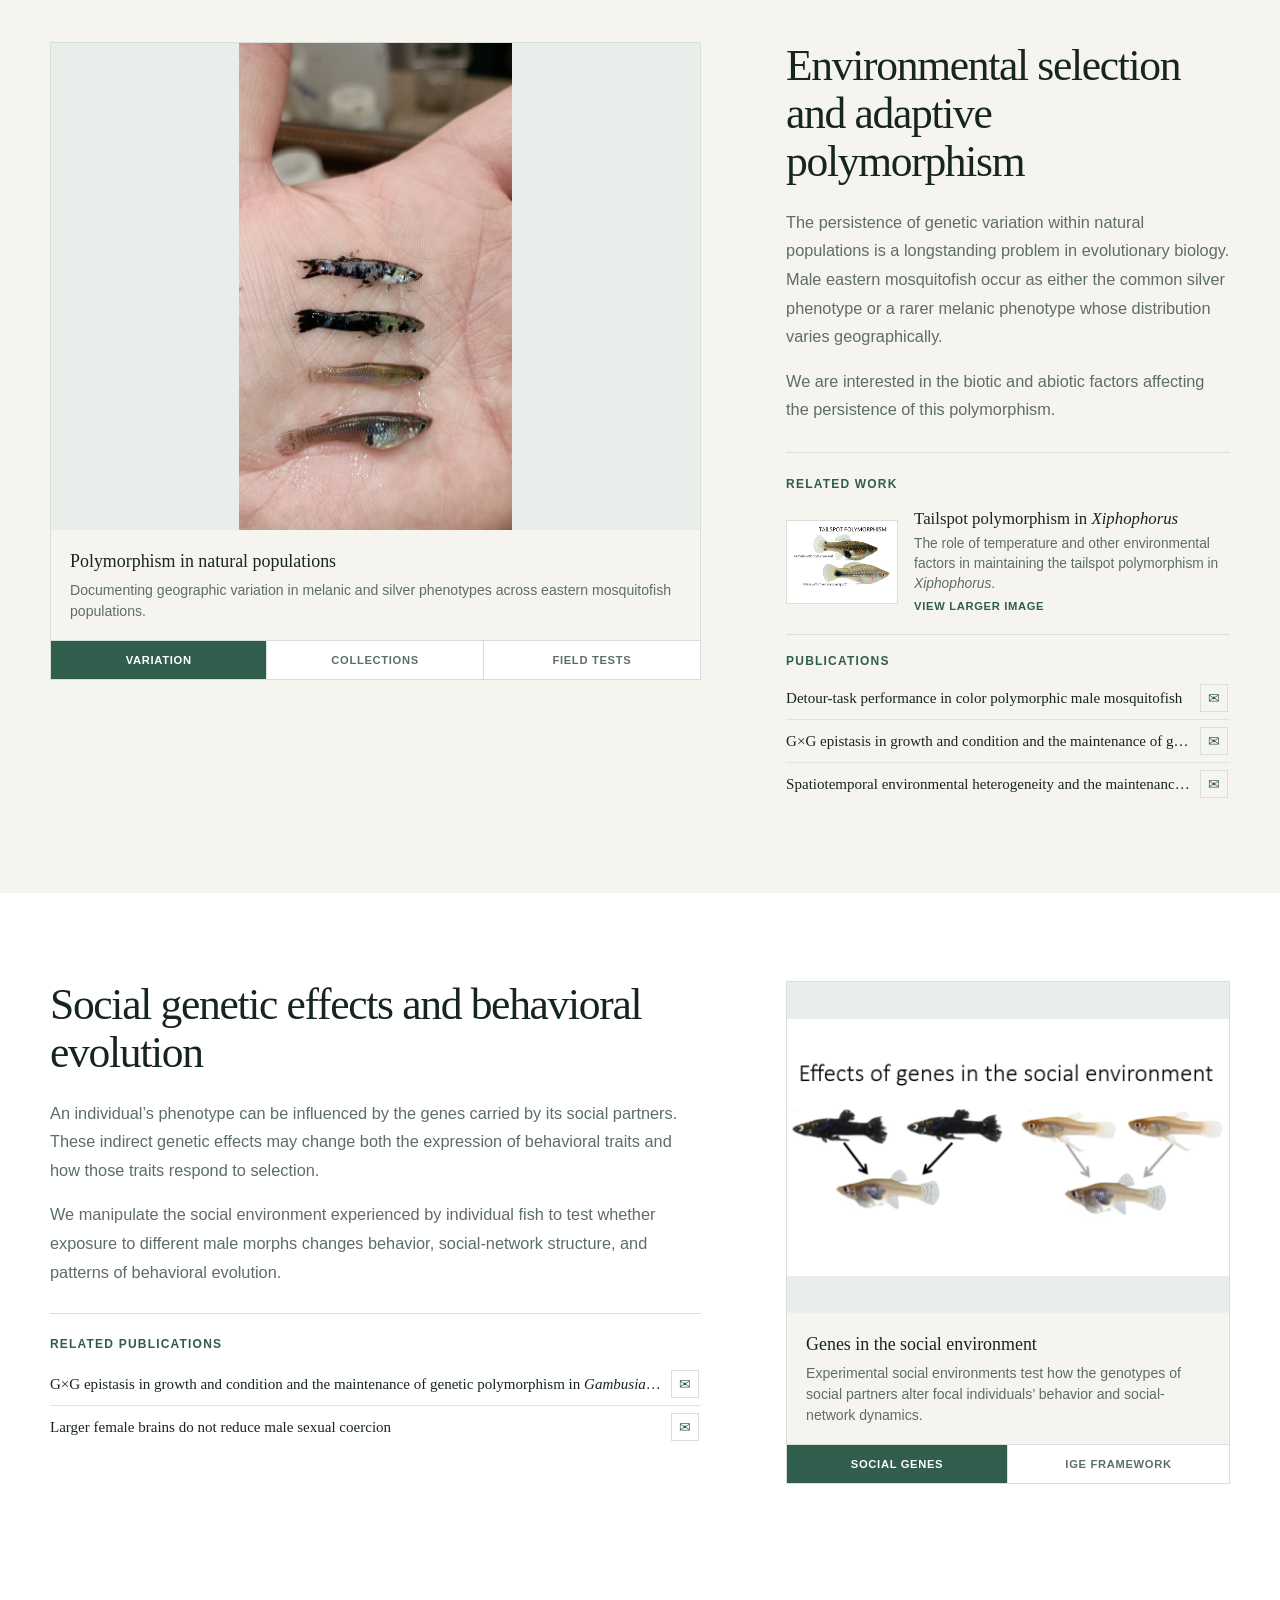
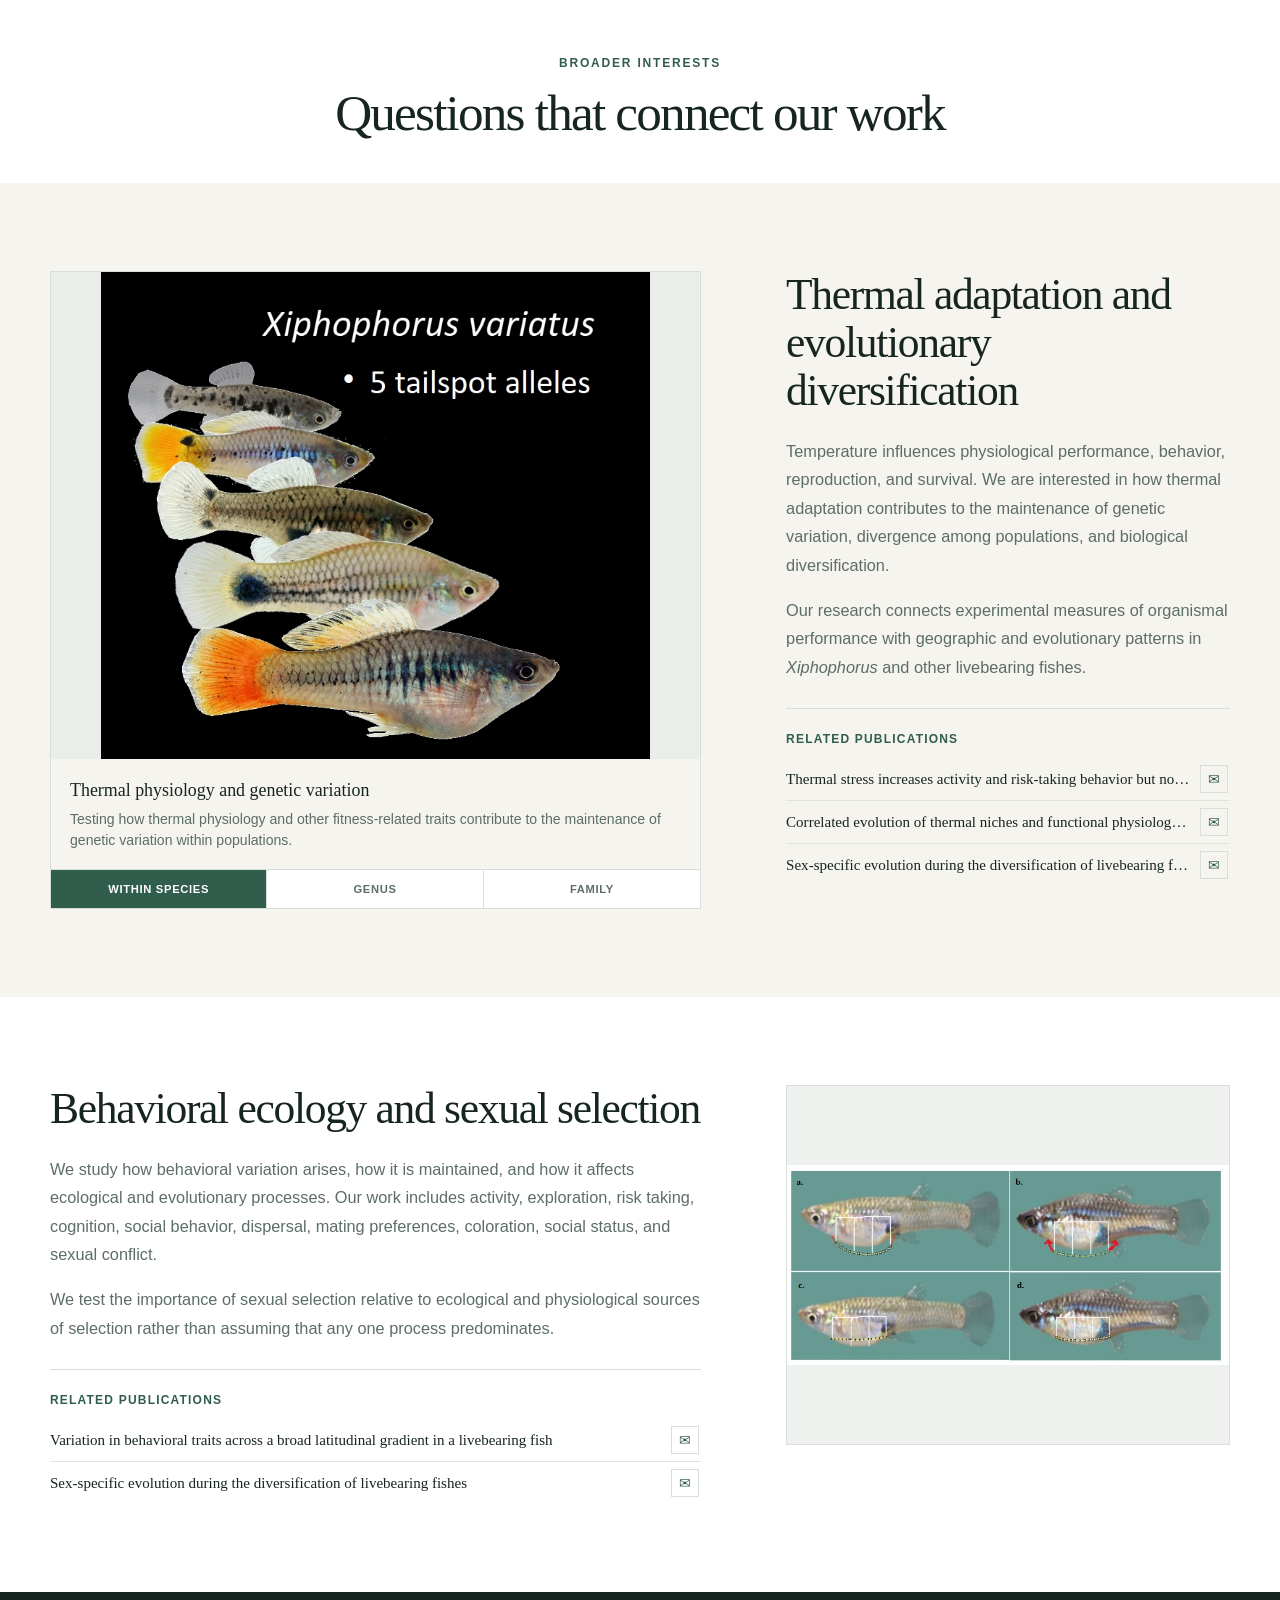
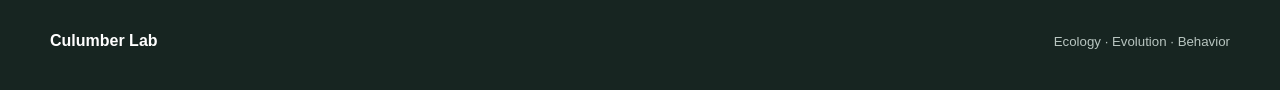
<file: research.html>
<!doctype html>
<html lang="en">
<head>
<meta charset="utf-8">
<meta name="viewport" content="width=device-width,initial-scale=1">
<title>Research | Culumber Lab</title>
<link rel="stylesheet" href="style.css?v=7">
</head>
<body>
<header class="site-header">
<div class="shell header-inner">
<a class="wordmark" href="index.html">Culumber Lab</a>
<button class="nav-toggle" aria-expanded="false">Menu</button>
<nav class="site-nav">
<a href="index.html">Home</a>
<a aria-current="page" href="research.html">Research</a>
<a href="people.html">People</a>
<a href="publications.html">Publications</a>
<a href="fieldwork.html">Fieldwork</a>
<a href="join.html">Join the Lab</a>
</nav>
</div>
</header>
<main>
<section class="page-hero">
<div class="shell">
<p class="eyebrow">Research</p>
<h1>How variation becomes evolutionary change</h1>
<p class="lede">Research in the Culumber Lab examines how environmental variation, behavior, and interactions among individuals shape evolutionary processes. Using livebearing fishes—especially the eastern mosquitofish, <i>Gambusia holbrooki</i>—we combine geographically extensive field studies, behavioral experiments, ecological data, and population genomics. Our current work connects individual behavior and movement with population-level gene flow, investigates how environmental selection maintains adaptive polymorphism, and examines how the genotypes of social partners influence behavioral and evolutionary outcomes.</p>
</div>
</section>
<div class="shell group-title">
<p class="section-label">Current research</p>
<h2>Major research directions</h2>
</div>
<section class="research-section">
<div class="shell research-layout">
<div class="research-copy">
<h2>Behavior, movement, and gene flow</h2>
<p>Behavior varies among individuals and populations, but whether this variation affects movement across landscapes and ultimately shapes gene flow remains poorly understood. We examine geographic variation in behavior and correlations among behavioral traits using consistent methods across eastern mosquitofish populations.</p>
<p>We then test whether individual behavior predicts movement, whether ecological conditions explain differences among populations, and whether behaviorally mediated movement corresponds with genomic patterns of gene flow.</p>
<div class="related-publications">
<p class="related-publications-label">Related publications</p>
<p class="related-publications-note">Titles open the published paper. Select the envelope for contact information to request a copy.</p>
<ul>
<li><a class="related-title" href="https://doi.org/10.1007/s10682-020-10075-9" target="_blank" rel="noopener" title="Behavioural response to simulated avian predation varies with latitude and predation intensity of natural populations">Behavioural response to simulated avian predation varies with latitude and predation intensity of natural populations</a><a class="copy-request" href="people.html#contact" aria-label="Request a copy of Behavioural response to simulated avian predation varies with latitude and predation intensity of natural populations" title="Contact information">&#9993;</a></li>
<li><a class="related-title" href="https://doi.org/10.1007/s10682-021-10146-5" target="_blank" rel="noopener" title="Variation in behavioral traits across a broad latitudinal gradient in a livebearing fish">Variation in behavioral traits across a broad latitudinal gradient in a livebearing fish</a><a class="copy-request" href="people.html#contact" aria-label="Request a copy of Variation in behavioral traits across a broad latitudinal gradient in a livebearing fish" title="Contact information">&#9993;</a></li>
<li><a class="related-title" href="https://doi.org/10.1007/s10641-023-01499-7" target="_blank" rel="noopener" title="Effects of a common antidepressant on behavior and dispersal in the globally invasive freshwater eastern mosquitofish (Gambusia holbrooki)">Effects of a common antidepressant on behavior and dispersal in the globally invasive freshwater eastern mosquitofish (<i>Gambusia holbrooki</i>)</a><a class="copy-request" href="people.html#contact" aria-label="Request a copy of Effects of a common antidepressant on behavior and dispersal in the globally invasive freshwater eastern mosquitofish" title="Contact information">&#9993;</a></li>
</ul>
</div>
</div>
<div class="research-viewer" data-research-viewer>
<a class="viewer-stage viewer-link" href="behavior-distribution.png" target="_blank" rel="noopener">
<img class="viewer-image" src="behavior-distribution.png" alt="Map of eastern mosquitofish sampling locations across Florida">
</a>
<div class="viewer-caption">
<strong class="viewer-title">Behavior and movement</strong>
<span class="viewer-description">Consistent behavioral, ecological, and genomic sampling connects individual variation with geography.</span>
</div>
<div class="viewer-tabs" role="tablist" aria-label="Behavior, movement, and gene flow images">
<button class="viewer-tab active" type="button" role="tab" aria-selected="true" data-src="behavior-distribution.png" data-alt="Map of eastern mosquitofish sampling locations across Florida" data-title="Behavior and movement" data-caption="Consistent behavioral, ecological, and genomic sampling connects individual variation with geography." data-fit="contain">Distribution</button>
<button class="viewer-tab" type="button" role="tab" aria-selected="false" data-src="behavior-sorting.jpg" data-alt="Sorting fish collected from natural populations" data-title="Population sampling" data-caption="Processing specimens collected across populations as part of geographically extensive field studies." data-fit="cover">Sampling</button>
<button class="viewer-tab" type="button" role="tab" aria-selected="false" data-src="behavior-ancestry.png" data-alt="Population genomic ancestry plot for sampled eastern mosquitofish" data-title="Population genomics" data-caption="Dense SNP genotyping allows tests of how movement and geography shape gene flow and phylogeography." data-fit="contain">Genomics</button>
</div>
<noscript>
<p class="viewer-noscript">
<a href="behavior-distribution.png">Distribution</a> · <a href="behavior-sorting.jpg">Sampling</a> · <a href="behavior-ancestry.png">Genomics</a>
</p>
</noscript>
</div>
</div>
</section>
<section class="research-section alt">
<div class="shell research-layout reverse">
<div class="research-copy">
<h2>Environmental selection and adaptive polymorphism</h2>
<p>The persistence of genetic variation within natural populations is a longstanding problem in evolutionary biology. Male eastern mosquitofish occur as either the common silver phenotype or a rarer melanic phenotype whose distribution varies geographically.</p>
<p>We are interested in the biotic and abiotic factors affecting the persistence of this polymorphism.</p>
<div class="additional-projects">
<p class="additional-projects-label">Related work</p>
<a class="additional-project" href="tailspot-polymorphism.jpg?v=3" target="_blank" rel="noopener">
<img src="tailspot-polymorphism.jpg?v=3" alt="Female and male Xiphophorus variatus displaying different tailspot patterns">
<span class="additional-project-copy"><strong>Tailspot polymorphism in <i>Xiphophorus</i></strong><span>The role of temperature and other environmental factors in maintaining the tailspot polymorphism in <i>Xiphophorus</i>.</span><small>View larger image</small></span>
</a>
<div class="related-publications related-publications-embedded">
<p class="related-publications-label">Publications</p>
<ul>
<li><a class="related-title" href="https://doi.org/10.1016/j.beproc.2026.105410" target="_blank" rel="noopener" title="Detour-task performance in color polymorphic male mosquitofish">Detour-task performance in color polymorphic male mosquitofish</a><a class="copy-request" href="people.html#contact" aria-label="Request a copy of Detour-task performance in color polymorphic male mosquitofish" title="Contact information">&#9993;</a></li>
<li><a class="related-title" href="https://doi.org/10.1111/evo.13474" target="_blank" rel="noopener" title="G×G epistasis in growth and condition and the maintenance of genetic polymorphism in Gambusia holbrooki">G×G epistasis in growth and condition and the maintenance of genetic polymorphism in <i>Gambusia holbrooki</i></a><a class="copy-request" href="people.html#contact" aria-label="Request a copy of G by G epistasis in growth and condition and the maintenance of genetic polymorphism in Gambusia holbrooki" title="Contact information">&#9993;</a></li>
<li><a class="related-title" href="https://doi.org/10.1111/evo.12852" target="_blank" rel="noopener" title="Spatiotemporal environmental heterogeneity and the maintenance of the tailspot polymorphism in the variable platyfish (Xiphophorus variatus)">Spatiotemporal environmental heterogeneity and the maintenance of the tailspot polymorphism in the variable platyfish (<i>Xiphophorus variatus</i>)</a><a class="copy-request" href="people.html#contact" aria-label="Request a copy of Spatiotemporal environmental heterogeneity and the maintenance of the tailspot polymorphism in the variable platyfish" title="Contact information">&#9993;</a></li>
</ul>
</div>
</div>
</div>
<div class="research-viewer" data-research-viewer>
<a class="viewer-stage viewer-link" href="polymorphism-fish.jpg" target="_blank" rel="noopener">
<img class="viewer-image" src="polymorphism-fish.jpg" alt="Melanic and silver eastern mosquitofish collected from a natural population">
</a>
<div class="viewer-caption">
<strong class="viewer-title">Polymorphism in natural populations</strong>
<span class="viewer-description">Documenting geographic variation in melanic and silver phenotypes across eastern mosquitofish populations.</span>
</div>
<div class="viewer-tabs" role="tablist" aria-label="Environmental selection and adaptive polymorphism images">
<button class="viewer-tab active" type="button" role="tab" aria-selected="true" data-src="polymorphism-fish.jpg" data-alt="Melanic and silver eastern mosquitofish collected from a natural population" data-title="Polymorphism in natural populations" data-caption="Documenting geographic variation in melanic and silver phenotypes across eastern mosquitofish populations." data-fit="contain">Variation</button>
<button class="viewer-tab" type="button" role="tab" aria-selected="false" data-src="polymorphism-collections.jpg" data-alt="Museum fish specimens preserved in collection jars" data-title="Natural-history collections" data-caption="Leveraging museum collections to test associations between polymorphism and environmental variation." data-fit="cover">Collections</button>
<button class="viewer-tab" type="button" role="tab" aria-selected="false" data-src="polymorphism-predation.png" data-alt="Sunfish approaching experimental prey targets in a field predation assay" data-title="Predation in the field" data-caption="Field experiments of predator attack rates under natural conditions." data-fit="contain">Field Tests</button>
</div>
<noscript>
<p class="viewer-noscript">
<a href="polymorphism-fish.jpg">Variation</a> · <a href="polymorphism-collections.jpg">Collections</a> · <a href="polymorphism-predation.png">Predation</a>
</p>
</noscript>
</div>
</div>
</section>
<section class="research-section">
<div class="shell research-layout">
<div class="research-copy">
<h2>Social genetic effects and behavioral evolution</h2>
<p>An individual’s phenotype can be influenced by the genes carried by its social partners. These indirect genetic effects may change both the expression of behavioral traits and how those traits respond to selection.</p>
<p>We manipulate the social environment experienced by individual fish to test whether exposure to different male morphs changes behavior, social-network structure, and patterns of behavioral evolution.</p>
<div class="related-publications">
<p class="related-publications-label">Related publications</p>
<ul>
<li><a class="related-title" href="https://doi.org/10.1111/evo.13474" target="_blank" rel="noopener" title="G×G epistasis in growth and condition and the maintenance of genetic polymorphism in Gambusia holbrooki">G×G epistasis in growth and condition and the maintenance of genetic polymorphism in <i>Gambusia holbrooki</i></a><a class="copy-request" href="people.html#contact" aria-label="Request a copy of G by G epistasis in growth and condition and the maintenance of genetic polymorphism in Gambusia holbrooki" title="Contact information">&#9993;</a></li>
<li><a class="related-title" href="https://doi.org/10.1016/j.anbehav.2019.11.018" target="_blank" rel="noopener" title="Larger female brains do not reduce male sexual coercion">Larger female brains do not reduce male sexual coercion</a><a class="copy-request" href="people.html#contact" aria-label="Request a copy of Larger female brains do not reduce male sexual coercion" title="Contact information">&#9993;</a></li>
</ul>
</div>
</div>
<div class="research-viewer" data-research-viewer>
<a class="viewer-stage viewer-link" href="social-environment.png" target="_blank" rel="noopener">
<img class="viewer-image" src="social-environment.png" alt="Experimental design illustrating effects of genes in the social environment">
</a>
<div class="viewer-caption">
<strong class="viewer-title">Genes in the social environment</strong>
<span class="viewer-description">Experimental social environments test how the genotypes of social partners alter focal individuals’ behavior and social-network dynamics.</span>
</div>
<div class="viewer-tabs two-tabs" role="tablist" aria-label="Social genetic effects and behavioral evolution images">
<button class="viewer-tab active" type="button" role="tab" aria-selected="true" data-src="social-environment.png" data-alt="Experimental design illustrating effects of genes in the social environment" data-title="Genes in the social environment" data-caption="Experimental social environments test how the genotypes of social partners alter focal individuals’ behavior and social-network dynamics." data-fit="contain">Social genes</button>
<button class="viewer-tab" type="button" role="tab" aria-selected="false" data-src="indirect-genetic-effects.png" data-alt="Conceptual diagram of indirect genetic effects between interacting individuals" data-title="Indirect genetic effects" data-caption="Indirect genetic effects provide a framework for understanding how one individual’s genotype contributes to another individual’s phenotype." data-fit="contain">IGE framework</button>
</div>
<noscript><p class="viewer-noscript"><a href="social-environment.png">Social genes</a> · <a href="indirect-genetic-effects.png">IGE framework</a></p></noscript>
</div>
</div>
</section>
<div class="shell group-title">
<p class="section-label">Broader interests</p>
<h2>Questions that connect our work</h2>
</div>
<section class="research-section alt">
<div class="shell research-layout reverse">
<div class="research-copy">
<h2>Thermal adaptation and evolutionary diversification</h2>
<p>Temperature influences physiological performance, behavior, reproduction, and survival. We are interested in how thermal adaptation contributes to the maintenance of genetic variation, divergence among populations, and biological diversification.</p>
<p>Our research connects experimental measures of organismal performance with geographic and evolutionary patterns in <i>Xiphophorus</i> and other livebearing fishes.</p>
<div class="related-publications">
<p class="related-publications-label">Related publications</p>
<ul>
<li><a class="related-title" href="https://doi.org/10.1007/s10641-020-00966-9" target="_blank" rel="noopener" title="Thermal stress increases activity and risk-taking behavior but not anxiety in a livebearing fish">Thermal stress increases activity and risk-taking behavior but not anxiety in a livebearing fish</a><a class="copy-request" href="people.html#contact" aria-label="Request a copy of Thermal stress increases activity and risk-taking behavior but not anxiety in a livebearing fish" title="Contact information">&#9993;</a></li>
<li><a class="related-title" href="https://doi.org/10.1111/jeb.13260" target="_blank" rel="noopener" title="Correlated evolution of thermal niches and functional physiology in tropical freshwater fishes">Correlated evolution of thermal niches and functional physiology in tropical freshwater fishes</a><a class="copy-request" href="people.html#contact" aria-label="Request a copy of Correlated evolution of thermal niches and functional physiology in tropical freshwater fishes" title="Contact information">&#9993;</a></li>
<li><a class="related-title" href="https://doi.org/10.1038/s41559-017-0233-4" target="_blank" rel="noopener" title="Sex-specific evolution during the diversification of livebearing fishes">Sex-specific evolution during the diversification of livebearing fishes</a><a class="copy-request" href="people.html#contact" aria-label="Request a copy of Sex-specific evolution during the diversification of livebearing fishes" title="Contact information">&#9993;</a></li>
</ul>
</div>
</div>
<div class="research-viewer" data-research-viewer>
<a class="viewer-stage viewer-link" href="thermal-within-species.png?v=2" target="_blank" rel="noopener">
<img class="viewer-image" src="thermal-within-species.png?v=2" alt="Tailspot variation in Xiphophorus variatus">
</a>
<div class="viewer-caption">
<strong class="viewer-title">Thermal physiology and genetic variation</strong>
<span class="viewer-description">Testing how thermal physiology and other fitness-related traits contribute to the maintenance of genetic variation within populations.</span>
</div>
<div class="viewer-tabs" role="tablist" aria-label="Thermal adaptation and evolutionary diversification images">
<button class="viewer-tab active" type="button" role="tab" aria-selected="true" data-src="thermal-within-species.png?v=2" data-alt="Tailspot variation in Xiphophorus variatus" data-title="Thermal physiology and genetic variation" data-caption="Testing how thermal physiology and other fitness-related traits contribute to the maintenance of genetic variation within populations." data-fit="contain">Within species</button>
<button class="viewer-tab" type="button" role="tab" aria-selected="false" data-src="thermal-genus.png" data-alt="Map and phylogeny of Xiphophorus distributions across Mexico" data-title="Thermal niches across Xiphophorus" data-caption="Connecting geographic distributions with the correlated evolution of thermal niches and functional physiology across Xiphophorus." data-fit="contain">Genus</button>
<button class="viewer-tab" type="button" role="tab" aria-selected="false" data-src="thermal-family.png" data-alt="Phylogeny and divergence scores across twelve genera of livebearing fishes" data-title="Evolution across livebearing fishes" data-caption="Comparative analyses test how physiological and ecological divergence scale across the livebearing-fish family." data-fit="contain">Family</button>
</div>
<noscript><p class="viewer-noscript"><a href="thermal-within-species.png?v=2">Within species</a> · <a href="thermal-genus.png">Genus</a> · <a href="thermal-family.png">Family</a></p></noscript>
</div>
</div>
</section>
<section class="research-section">
<div class="shell research-layout">
<div class="research-copy">
<h2>Behavioral ecology and sexual selection</h2>
<p>We study how behavioral variation arises, how it is maintained, and how it affects ecological and evolutionary processes. Our work includes activity, exploration, risk taking, cognition, social behavior, dispersal, mating preferences, coloration, social status, and sexual conflict.</p>
<p>We test the importance of sexual selection relative to ecological and physiological sources of selection rather than assuming that any one process predominates.</p>
<div class="related-publications">
<p class="related-publications-label">Related publications</p>
<ul>
<li><a class="related-title" href="https://doi.org/10.1007/s10682-021-10146-5" target="_blank" rel="noopener" title="Variation in behavioral traits across a broad latitudinal gradient in a livebearing fish">Variation in behavioral traits across a broad latitudinal gradient in a livebearing fish</a><a class="copy-request" href="people.html#contact" aria-label="Request a copy of Variation in behavioral traits across a broad latitudinal gradient in a livebearing fish" title="Contact information">&#9993;</a></li>
<li><a class="related-title" href="https://doi.org/10.1038/s41559-017-0233-4" target="_blank" rel="noopener" title="Sex-specific evolution during the diversification of livebearing fishes">Sex-specific evolution during the diversification of livebearing fishes</a><a class="copy-request" href="people.html#contact" aria-label="Request a copy of Sex-specific evolution during the diversification of livebearing fishes" title="Contact information">&#9993;</a></li>
</ul>
</div>
</div>
<img class="research-image" src="behavior-sexual-selection.jpg" alt="Illustration of variation in female body condition in livebearing fishes">
</div>
</section>
</main>
<footer>
<div class="shell">
<strong>Culumber Lab</strong>
<span>Ecology · Evolution · Behavior</span>
</div>
</footer>
<script src="site.js?v=2">
</script>
</body>
</html>
</file>
<file: style.css>
:root{--ink:#172521;--muted:#5d6d67;--paper:#f6f4ee;--white:#fff;--green:#315d4d;--green-dark:#24473b;--line:#d8ded9;--accent:#b9834c;--max:1180px}*{box-sizing:border-box}html{scroll-behavior:smooth}body{margin:0;background:var(--white);color:var(--ink);font-family:Arial,Helvetica,sans-serif;line-height:1.6}a{color:inherit;text-decoration:none}img{display:block;max-width:100%}.shell{width:min(var(--max),calc(100% - 48px));margin-inline:auto}.site-header{position:relative;z-index:10;background:#fff}.header-inner{min-height:84px;display:flex;align-items:center;justify-content:space-between;border-bottom:1px solid var(--line)}.wordmark{font-size:1.45rem;font-weight:750;letter-spacing:-.03em}.nav-toggle{display:none;background:none;border:1px solid var(--line);padding:8px 11px;font:inherit}.site-nav{display:flex;align-items:center;gap:23px;font-size:.73rem;font-weight:700;text-transform:uppercase;letter-spacing:.075em}.site-nav a{padding:31px 0 26px;border-bottom:3px solid transparent;white-space:nowrap}.site-nav a:hover,.site-nav a[aria-current=page]{color:var(--green);border-color:var(--green)}.hero{min-height:625px;display:grid;grid-template-columns:.92fr 1.08fr;gap:68px;align-items:center;padding-block:68px}.eyebrow,.section-label{color:var(--green);font-size:.75rem;font-weight:800;text-transform:uppercase;letter-spacing:.15em}h1,h2,h3,p{margin-top:0}h1,h2,h3{font-family:Georgia,'Times New Roman',serif;font-weight:500}.hero h1,.page-hero h1{max-width:780px;margin-bottom:26px;font-size:clamp(3.1rem,5.3vw,5.3rem);line-height:.98;letter-spacing:-.045em}.lede{max-width:760px;color:var(--muted);font-size:1.16rem;line-height:1.72}.actions{display:flex;flex-wrap:wrap;gap:14px;margin-top:34px}.button{display:inline-flex;align-items:center;justify-content:center;min-height:48px;padding:0 22px;font-size:.82rem;font-weight:750}.button.primary{background:var(--green);color:#fff}.button.primary:hover{background:var(--green-dark)}.button.secondary{border:1px solid var(--line)}.photo-placeholder{min-height:390px;background:linear-gradient(145deg,#dce4de,#aebdb2);color:#385248;display:flex;flex-direction:column;align-items:center;justify-content:center;gap:8px;text-align:center}.photo-placeholder span{font-family:Georgia,serif;font-size:1.25rem}.photo-placeholder small{color:#556b61}.focus-section{padding-block:95px 105px}.section-heading{max-width:700px;margin-bottom:48px}.section-heading h2,.group-title h2{font-size:clamp(2.2rem,4vw,3.8rem);line-height:1.08;letter-spacing:-.035em}.focus-grid{display:grid;grid-template-columns:repeat(3,1fr);border-top:1px solid var(--line)}.focus-grid article{padding:32px 30px 35px 0;border-bottom:1px solid var(--line)}.focus-grid article+article{padding-left:30px;border-left:1px solid var(--line)}.focus-grid span{color:var(--accent);font-size:.75rem;font-weight:bold}.focus-grid h3{margin:20px 0 13px;font-size:1.55rem;line-height:1.2}.focus-grid p,.body-copy{color:var(--muted)}.text-link{display:inline-block;margin-top:35px;color:var(--green);font-weight:750}.page-hero{padding:90px 0 70px;background:var(--paper)}.page-hero h1{margin-bottom:30px}.page-hero .lede{max-width:960px}.group-title{padding-top:82px;text-align:center}.research-section{padding-block:88px}.research-section.alt{background:var(--paper)}.research-layout{display:grid;grid-template-columns:minmax(0,1.1fr) minmax(320px,.75fr);gap:85px;align-items:start}.research-layout.reverse .research-copy{order:2}.research-layout.reverse .photo-placeholder{order:1}.research-copy h2{margin-bottom:22px;font-size:clamp(2.05rem,3.4vw,3.15rem);line-height:1.1;letter-spacing:-.03em}.research-copy p{color:var(--muted);font-size:1.02rem;line-height:1.75}.publication-note{margin-top:27px;padding-top:20px;border-top:1px solid var(--line);color:var(--green);font-size:.78rem;font-weight:750;text-transform:uppercase;letter-spacing:.08em}.people-grid{display:grid;grid-template-columns:repeat(2,minmax(0,1fr));gap:40px}.content-section{padding-block:90px}.content-section.alt{background:var(--paper)}.person-card{background:#fff;border:1px solid var(--line)}.person-card .photo-placeholder{min-height:300px}.person-card img{width:100%;height:380px;object-fit:cover;object-position:center 32%}.card-copy{padding:28px 30px 32px}.card-copy h2,.card-copy h3{margin-bottom:8px;font-size:1.8rem}.role{color:var(--green);font-size:.76rem;font-weight:800;text-transform:uppercase;letter-spacing:.1em}.card-copy p:last-child{margin-bottom:0;color:var(--muted)}.pi-layout{display:grid;grid-template-columns:minmax(300px,.7fr) minmax(0,1.3fr);gap:70px;align-items:center}.pi-layout h2{font-size:clamp(2.2rem,4vw,3.5rem);margin-bottom:8px}.email-link{color:var(--green);font-weight:750;border-bottom:1px solid var(--green)}.alumni-list{display:grid;grid-template-columns:repeat(2,1fr);gap:0 36px;margin:25px 0 0;padding:0;list-style:none;border-top:1px solid var(--line)}.alumni-list li{padding:17px 0;border-bottom:1px solid var(--line);font-family:Georgia,serif;font-size:1.2rem}.publications{max-width:960px}.pub-list{margin:0;padding:0;list-style:none;counter-reset:pub 37}.pub-list li{counter-increment:pub -1;display:grid;grid-template-columns:44px 1fr;gap:16px;padding:21px 0;border-bottom:1px solid var(--line);color:var(--muted)}.pub-list li:before{content:counter(pub) ".";color:var(--accent);font-weight:800}.pub-list em{color:var(--ink)}.gallery-grid{display:grid;grid-template-columns:repeat(3,1fr);gap:22px}.gallery-card .photo-placeholder{min-height:260px}.gallery-card h2{font-size:1.3rem;margin:14px 0 4px}.gallery-card p{color:var(--muted);font-size:.92rem}.join-layout{display:grid;grid-template-columns:1fr 1fr;gap:55px}.join-layout article{padding-top:25px;border-top:2px solid var(--green)}.join-layout h2{font-size:2rem}.notice{margin-top:42px;padding:28px;background:var(--paper);border-left:4px solid var(--accent)}footer{padding:36px 0;background:var(--ink);color:#fff}footer .shell{display:flex;justify-content:space-between;gap:20px;align-items:center}footer span{color:#b8c5c0;font-size:.83rem}
@media(max-width:980px){.site-nav{gap:14px}.hero,.research-layout,.pi-layout{grid-template-columns:1fr;gap:42px}.research-layout.reverse .research-copy,.research-layout.reverse .photo-placeholder{order:unset}.hero{min-height:0}.gallery-grid{grid-template-columns:repeat(2,1fr)}}
@media(max-width:760px){.shell{width:min(var(--max),calc(100% - 30px))}.header-inner{min-height:72px;flex-wrap:wrap}.nav-toggle{display:block}.site-nav{display:none;width:100%;flex-direction:column;align-items:flex-start;gap:0;padding:8px 0 18px}.site-nav.open{display:flex}.site-nav a{width:100%;padding:10px 0;border-bottom:1px solid var(--line)}.hero{padding-block:48px}.hero h1,.page-hero h1{font-size:3.15rem}.focus-grid,.people-grid,.gallery-grid,.join-layout{grid-template-columns:1fr}.focus-grid article+article{padding-left:0;border-left:0}.page-hero{padding:65px 0 52px}.content-section,.research-section{padding-block:65px}.alumni-list{grid-template-columns:1fr}.pub-list li{grid-template-columns:34px 1fr;gap:8px}footer .shell{align-items:flex-start;flex-direction:column}}
.person-card>img{width:100%;height:420px;object-fit:cover}.person-card>img.makailyn{object-position:center top}.person-card>img.luka{object-position:center 32%}.person-card>img.delilah{height:380px;object-position:center 32%}.alumni-grid{display:grid;grid-template-columns:repeat(4,minmax(0,1fr));gap:24px;margin-top:30px}.alumni-card{margin:0}.alumni-card img{width:100%;aspect-ratio:1;object-fit:cover;border:1px solid var(--line)}.alumni-card img.katherine{object-position:center 24%}.alumni-card img.josh{object-position:center 30%}.alumni-card img.katie{object-position:center 23%}.alumni-card img.jen{object-position:center 34%}.alumni-card figcaption{padding-top:11px;font-family:Georgia,serif;font-size:1.08rem}.research-image{width:100%;min-height:360px;object-fit:contain;background:#eef1ee;border:1px solid var(--line)}
@media(max-width:980px){.alumni-grid{grid-template-columns:repeat(2,1fr)}.research-layout.reverse .research-image{order:unset}}
.pub-list li{position:relative;display:block;grid-template-columns:none;counter-increment:pub -1;padding:22px 0 22px 62px;color:var(--muted);font-size:1rem;line-height:1.7}.pub-list li:before{position:absolute;top:22px;left:0;width:44px}.pub-list strong,.pub-list em{color:var(--ink)}
@media(max-width:760px){.pub-list li{display:block;grid-template-columns:none;padding-left:48px}.pub-list li:before{width:34px}}

.behavior-sequence-section{padding-top:80px}.research-sequence-copy{max-width:900px}.behavior-media-grid{display:grid;grid-template-columns:repeat(2,minmax(0,1fr));gap:26px;margin-top:42px}.behavior-figure{margin:0;background:var(--paper);border:1px solid var(--line);overflow:hidden}.behavior-figure a{display:block;background:#eef1ee}.behavior-figure img{display:block;width:100%;height:auto}.behavior-figure .behavior-photo,.behavior-figure .behavior-map{aspect-ratio:4/3}.behavior-figure .behavior-photo{object-fit:cover;object-position:center}.behavior-figure .behavior-map{object-fit:contain}.behavior-ancestry{grid-column:1/-1}.behavior-ancestry img{width:100%;height:auto}.behavior-figure figcaption{display:grid;gap:4px;padding:18px 20px 20px}.behavior-figure figcaption strong{color:var(--ink);font-family:Georgia,serif;font-size:1.1rem;font-weight:500}.behavior-figure figcaption span{color:var(--muted);font-size:.9rem;line-height:1.55}.behavior-publications{margin-top:34px}@media(max-width:760px){.behavior-media-grid{grid-template-columns:1fr;gap:20px}.behavior-ancestry{grid-column:auto}.behavior-figure .behavior-photo,.behavior-figure .behavior-map{aspect-ratio:auto}.behavior-sequence-section{padding-top:60px}}


.research-viewer{align-self:start;min-width:0;background:var(--paper);border:1px solid var(--line);overflow:hidden}.viewer-stage{position:relative;display:block;width:100%;aspect-ratio:4/3;background:#e9eeea;overflow:hidden}.viewer-image{position:absolute;inset:0;display:block;width:100%;height:100%;object-fit:contain}.viewer-image.cover{object-fit:cover}.viewer-caption{display:grid;gap:4px;min-height:104px;padding:17px 19px 18px}.viewer-title{font-family:Georgia,serif;font-size:1.12rem;font-weight:500}.viewer-description{color:var(--muted);font-size:.88rem;line-height:1.5}.viewer-tabs{display:grid;grid-template-columns:repeat(3,1fr);border-top:1px solid var(--line)}.viewer-tab{min-width:0;padding:13px 7px;border:0;border-right:1px solid var(--line);background:#fff;color:var(--muted);font:700 .7rem Arial,Helvetica,sans-serif;letter-spacing:.06em;text-transform:uppercase;cursor:pointer}.viewer-tab:last-child{border-right:0}.viewer-tab:hover,.viewer-tab:focus-visible{background:#edf2ef;color:var(--green)}.viewer-tab.active{background:var(--green);color:#fff}.viewer-noscript{margin:0;padding:12px 18px;border-top:1px solid var(--line);font-size:.85rem}@media(max-width:930px){.research-viewer{width:min(100%,620px)}}@media(max-width:650px){.viewer-caption{min-height:0}.viewer-tab{padding:12px 4px;font-size:.63rem}}

.hero-image{width:100%;aspect-ratio:1/1;object-fit:cover;object-position:center;border:1px solid var(--line)}.pi-photo{width:100%;aspect-ratio:4/3;object-fit:cover;object-position:center 38%;border:1px solid var(--line)}

.additional-projects{margin-top:28px;padding-top:21px;border-top:1px solid var(--line)}.additional-projects-label{margin-bottom:14px;color:var(--green)!important;font-size:.75rem!important;font-weight:800;text-transform:uppercase;letter-spacing:.1em}.additional-project{display:grid;grid-template-columns:112px minmax(0,1fr);gap:16px;align-items:center}.additional-project img{width:112px;aspect-ratio:4/3;object-fit:contain;background:#fff;border:1px solid var(--line)}.additional-project-copy{display:grid;gap:4px}.additional-project-copy strong{font-family:Georgia,serif;font-size:1.05rem;font-weight:500;line-height:1.25}.additional-project-copy>span{color:var(--muted);font-size:.86rem;line-height:1.45}.additional-project-copy small{color:var(--green);font-size:.7rem;font-weight:800;text-transform:uppercase;letter-spacing:.06em}@media(max-width:480px){.additional-project{grid-template-columns:92px minmax(0,1fr)}.additional-project img{width:92px}}

.viewer-tabs.two-tabs{grid-template-columns:repeat(2,1fr)}

@media(max-width:980px){.research-layout.reverse .research-copy,.research-layout.reverse .research-viewer{order:unset}}

.field-gallery{columns:3 300px;column-gap:22px}.field-photo{display:inline-block;width:100%;margin:0 0 24px;break-inside:avoid;background:var(--paper);border:1px solid var(--line)}.field-photo a{display:block;background:#e9eeea}.field-photo img{width:100%;height:auto}.field-photo figcaption{padding:13px 15px 15px;color:var(--muted);font-family:Georgia,serif;font-size:1rem;line-height:1.35}@media(max-width:700px){.field-gallery{columns:1}.field-photo{margin-bottom:18px}}

.email-text{display:inline-block;margin:0;color:var(--green);font-weight:750;letter-spacing:.015em}
.profile-links{display:flex;flex-wrap:wrap;gap:10px;margin-top:18px}.profile-links a{display:inline-flex;align-items:center;min-height:38px;padding:0 14px;border:1px solid var(--line);background:#fff;color:var(--green);font-size:.75rem;font-weight:800;text-transform:uppercase;letter-spacing:.075em}.profile-links a:hover,.profile-links a:focus-visible{border-color:var(--green);background:#edf2ef}.page-profile-links{margin-top:8px}.page-profile-links a{background:transparent}
.related-publications{margin-top:27px;padding-top:20px;border-top:1px solid var(--line)}.related-publications-label{margin-bottom:8px!important;color:var(--green)!important;font-size:.75rem!important;font-weight:800;text-transform:uppercase;letter-spacing:.1em}.related-publications-note{margin-bottom:10px!important;color:var(--muted)!important;font-size:.78rem!important;line-height:1.45!important}.related-publications ul{margin:0;padding:0;list-style:none}.related-publications li{display:grid;grid-template-columns:minmax(0,1fr) 30px;align-items:center;gap:9px;padding:7px 0;border-bottom:1px solid rgba(216,222,217,.75)}.related-publications li:last-child{border-bottom:0}.related-title{min-width:0;overflow:hidden;color:var(--ink);font-family:Georgia,'Times New Roman',serif;font-size:.94rem;line-height:1.35;text-overflow:ellipsis;white-space:nowrap}.related-title:hover,.related-title:focus-visible{color:var(--green);text-decoration:underline;text-underline-offset:3px}.copy-request{display:grid;width:28px;height:28px;place-items:center;border:1px solid var(--line);color:var(--green);font-size:.88rem;line-height:1}.copy-request:hover,.copy-request:focus-visible{border-color:var(--green);background:#edf2ef}.related-publications-embedded{margin-top:18px;padding-top:16px}.additional-projects .related-publications-label{margin-bottom:5px!important}@media(max-width:480px){.related-title{font-size:.88rem}}
</file>
